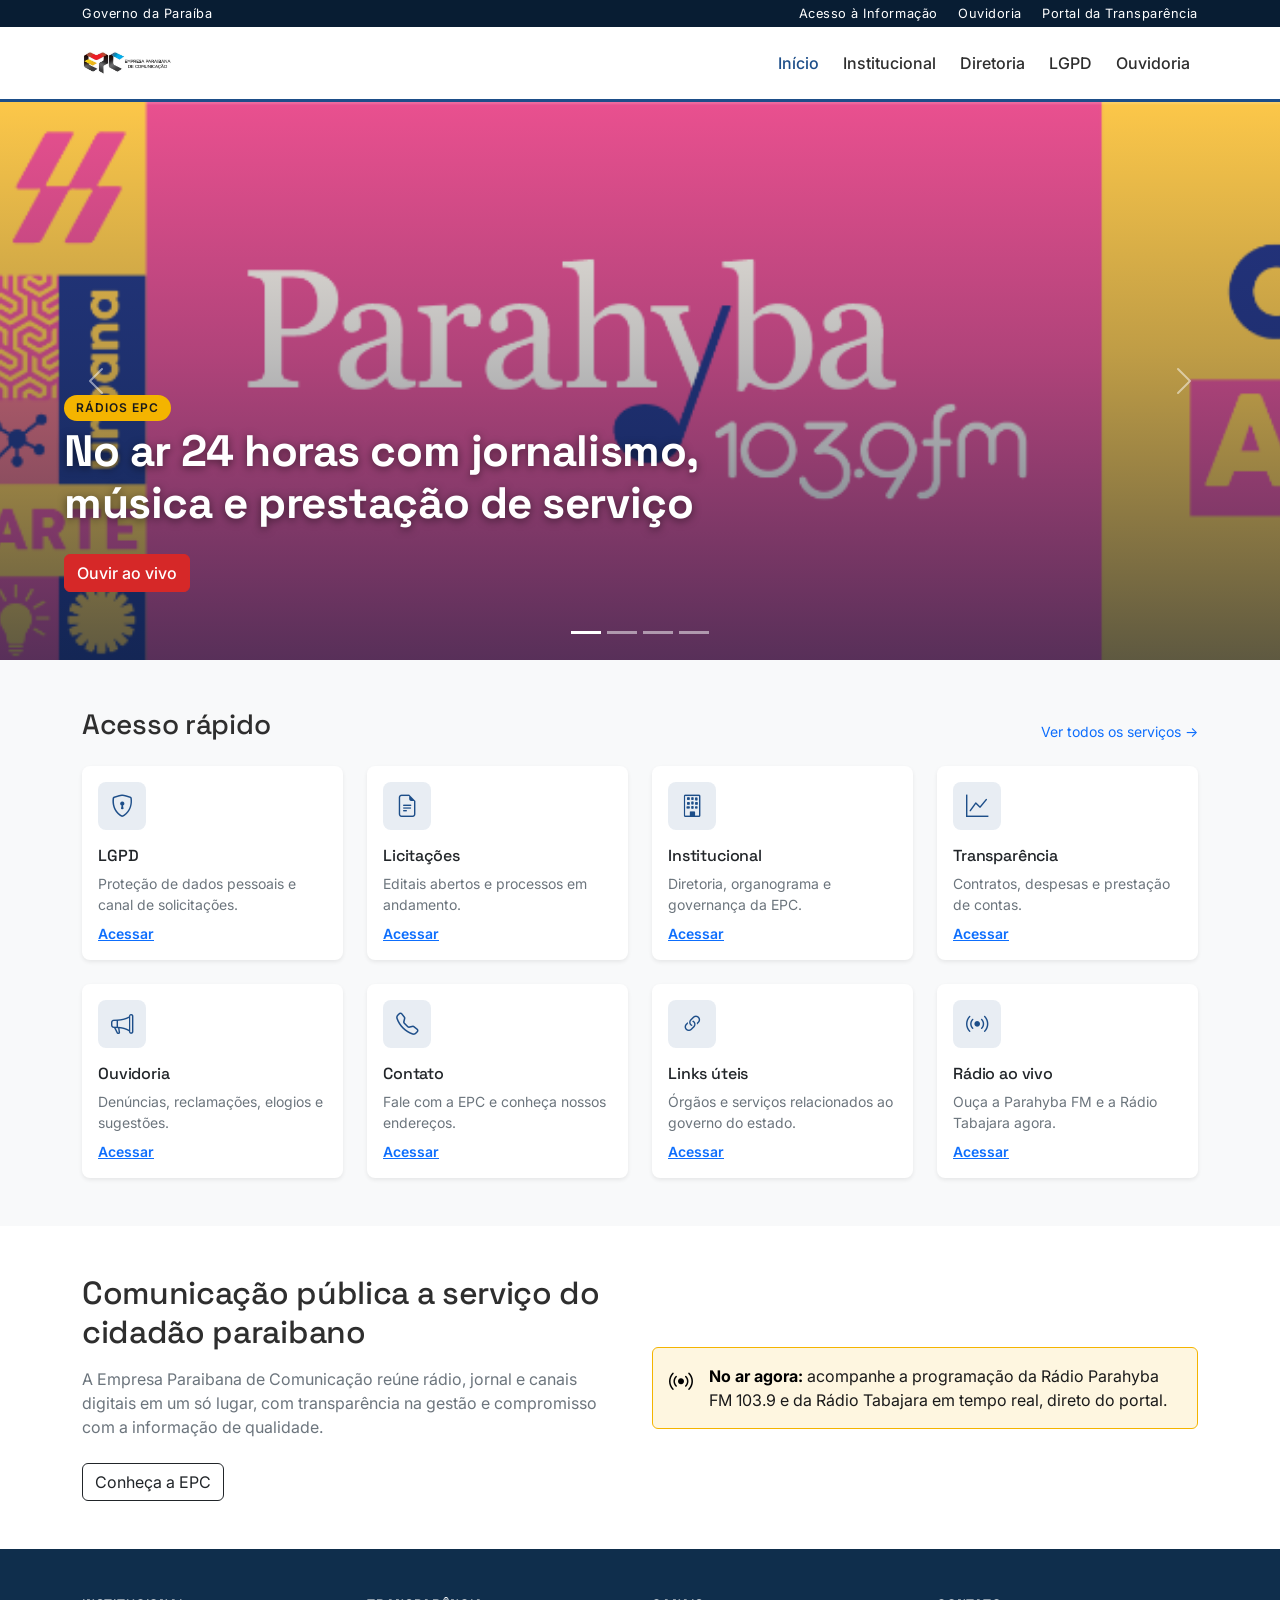
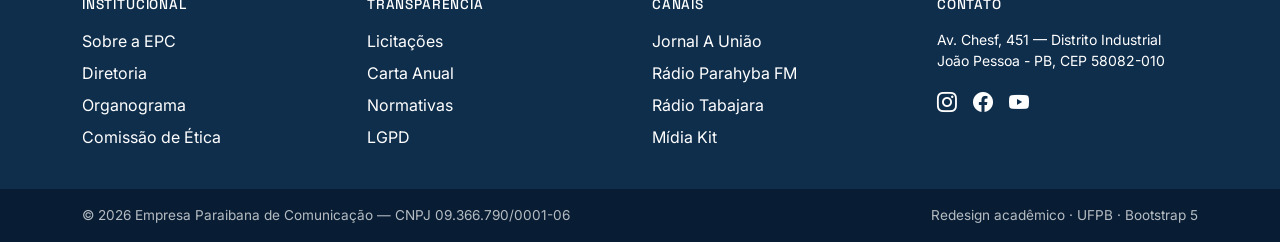
<file: index.html>
<!DOCTYPE html>
<html lang="pt-BR">
<head>
  <meta charset="UTF-8">
  <meta name="viewport" content="width=device-width, initial-scale=1.0">
  <title>EPC — Empresa Paraibana de Comunicação</title>
  <meta name="description" content="Portal institucional da Empresa Paraibana de Comunicação: rádio, jornal, transparência e serviços ao cidadão.">

  <!-- Bootstrap 5 -->
  <link href="https://cdn.jsdelivr.net/npm/bootstrap@5.3.3/dist/css/bootstrap.min.css" rel="stylesheet">
  <!-- Bootstrap Icons -->
  <link rel="stylesheet" href="https://cdn.jsdelivr.net/npm/bootstrap-icons@1.11.3/font/bootstrap-icons.css">
  <!-- Ajustes finos do projeto -->
  <link href="css/custom.css" rel="stylesheet">
</head>
<body>

  <!-- Skip link (acessibilidade) -->
  <a href="#conteudo-principal" class="visually-hidden-focusable">Ir para o conteúdo</a>

  <!-- ============ MASTHEAD (barra superior institucional) ============ -->
  <div class="masthead-bar py-1">
    <div class="container d-flex justify-content-between align-items-center flex-wrap">
      <span>Governo da Paraíba</span>
      <nav aria-label="Links institucionais do governo">
        <a href="https://paraiba.pb.gov.br/institucional/acesso-a-informacao" class="me-3" target="_blank" rel="noopener">Acesso à Informação</a>
        <a href="ouvidoria.html" class="me-3">Ouvidoria</a>
        <a href="https://paraiba.pb.gov.br/transparencia" target="_blank" rel="noopener">Portal da Transparência</a>
      </nav>
    </div>
  </div>

  <!-- ============ CABEÇALHO / NAVBAR ============ -->
  <header>
    <nav class="navbar navbar-expand-lg navbar-epc py-3" aria-label="Navegação principal">
      <div class="container">
        <a class="navbar-brand py-0" href="index.html">
          <img src="assets/logo-epc.png" alt="Logo EPC Paraíba" style="height: 40px; width: auto;">
        </a>
        <button class="navbar-toggler" type="button" data-bs-toggle="collapse" data-bs-target="#menuPrincipal"
                aria-controls="menuPrincipal" aria-expanded="false" aria-label="Abrir menu de navegação">
          <span class="navbar-toggler-icon"></span>
        </button>
        <div class="collapse navbar-collapse" id="menuPrincipal">
          <ul class="navbar-nav ms-auto mb-2 mb-lg-0 gap-lg-2">
            <li class="nav-item"><a class="nav-link active" aria-current="page" href="index.html">Início</a></li>
            <li class="nav-item"><a class="nav-link" href="governanca.html">Institucional</a></li>
            <li class="nav-item"><a class="nav-link" href="diretoria.html">Diretoria</a></li>
            <li class="nav-item"><a class="nav-link" href="lgpd.html">LGPD</a></li>
            <li class="nav-item"><a class="nav-link" href="ouvidoria.html">Ouvidoria</a></li>
          </ul>
        </div>
      </div>
    </nav>
  </header>

  <main id="conteudo-principal">

    <!-- ============ HERO: CARROSSEL COM LEGENDAS ============ -->
    <section aria-label="Destaques">
      <div id="heroCarousel" class="carousel slide hero-carousel position-relative" data-bs-ride="carousel">

        <div class="carousel-indicators">
          <button type="button" data-bs-target="#heroCarousel" data-bs-slide-to="0" class="active" aria-current="true" aria-label="Slide 1"></button>
          <button type="button" data-bs-target="#heroCarousel" data-bs-slide-to="1" aria-label="Slide 2"></button>
          <button type="button" data-bs-target="#heroCarousel" data-bs-slide-to="2" aria-label="Slide 3"></button>
          <button type="button" data-bs-target="#heroCarousel" data-bs-slide-to="3" aria-label="Slide 4"></button>
        </div>

        <div class="carousel-inner">
          <div class="carousel-item active position-relative"
               style="background-image: url('assets/banner-radio-mosaico.png');">
            <div class="carousel-caption">
              <p class="caption-eyebrow mb-1">Rádios EPC</p>
              <h1 class="caption-title text-white">No ar 24 horas com jornalismo, música e prestação de serviço</h1>
              <a href="ouvidoria.html#radio-ao-vivo" class="btn btn-light mt-3">Ouvir ao vivo</a>
            </div>
          </div>
          <div class="carousel-item position-relative"
               style="background-image: url('images/concurso_form.png');">
            <div class="carousel-caption">
              <p class="caption-eyebrow mb-1">Concurso EPC 2026</p>
              <h1 class="caption-title text-white">Oportunidades em diversas áreas da comunicação e administração</h1>
              <a href="governanca.html#concurso" class="btn btn-light mt-3">Mais informações</a>
            </div>
          </div>
          <div class="carousel-item position-relative"
               style="background-image: url('images/auniao_newspaper.png');">
            <div class="carousel-caption">
              <p class="caption-eyebrow mb-1">Jornal A União</p>
              <h1 class="caption-title text-white">Mais de 130 anos de história registrando a Paraíba</h1>
              <a href="governanca.html#historico" class="btn btn-light mt-3">Conhecer história</a>
            </div>
          </div>
          <div class="carousel-item position-relative"
               style="background-image: url('images/ouvidoria_phone.png');">
            <div class="carousel-caption">
              <p class="caption-eyebrow mb-1">Ouvidoria EPC</p>
              <h1 class="caption-title text-white">Fale conosco: envie sua sugestão, denúncia ou elogio</h1>
              <a href="ouvidoria.html" class="btn btn-light mt-3">Acessar Ouvidoria</a>
            </div>
          </div>
        </div>

        <button class="carousel-control-prev" type="button" data-bs-target="#heroCarousel" data-bs-slide="prev">
          <span class="carousel-control-prev-icon" aria-hidden="true"></span>
          <span class="visually-hidden">Slide anterior</span>
        </button>
        <button class="carousel-control-next" type="button" data-bs-target="#heroCarousel" data-bs-slide="next">
          <span class="carousel-control-next-icon" aria-hidden="true"></span>
          <span class="visually-hidden">Próximo slide</span>
        </button>
      </div>
    </section>

    <!-- ============ ACESSO RÁPIDO (cards padronizados) ============ -->
    <section class="quick-access py-5 bg-light" aria-labelledby="acesso-rapido-titulo">
      <div class="container">
        <div class="d-flex justify-content-between align-items-end mb-4">
          <h2 id="acesso-rapido-titulo" class="h3 mb-0">Acesso rápido</h2>
          <a href="governanca.html" class="text-decoration-none small">Ver todos os serviços →</a>
        </div>

        <div class="row g-3 g-md-4">

          <div class="col-6 col-md-4 col-lg-3">
            <div class="card shadow-sm p-3">
              <div class="icon-wrap mb-3"><i class="bi bi-shield-lock" aria-hidden="true"></i></div>
              <h3 class="h6">LGPD</h3>
              <p class="small text-secondary mb-2">Proteção de dados pessoais e canal de solicitações.</p>
              <a href="lgpd.html" class="stretched-link small fw-semibold">Acessar</a>
            </div>
          </div>

          <div class="col-6 col-md-4 col-lg-3">
            <div class="card shadow-sm p-3">
              <div class="icon-wrap mb-3"><i class="bi bi-file-earmark-text" aria-hidden="true"></i></div>
              <h3 class="h6">Licitações</h3>
              <p class="small text-secondary mb-2">Editais abertos e processos em andamento.</p>
              <a href="governanca.html#documentos" class="stretched-link small fw-semibold">Acessar</a>
            </div>
          </div>

          <div class="col-6 col-md-4 col-lg-3">
            <div class="card shadow-sm p-3">
              <div class="icon-wrap mb-3"><i class="bi bi-building" aria-hidden="true"></i></div>
              <h3 class="h6">Institucional</h3>
              <p class="small text-secondary mb-2">Diretoria, organograma e governança da EPC.</p>
              <a href="governanca.html" class="stretched-link small fw-semibold">Acessar</a>
            </div>
          </div>

          <div class="col-6 col-md-4 col-lg-3">
            <div class="card shadow-sm p-3">
              <div class="icon-wrap mb-3"><i class="bi bi-graph-up" aria-hidden="true"></i></div>
              <h3 class="h6">Transparência</h3>
              <p class="small text-secondary mb-2">Contratos, despesas e prestação de contas.</p>
              <a href="governanca.html#conselhos" class="stretched-link small fw-semibold">Acessar</a>
            </div>
          </div>

          <div class="col-6 col-md-4 col-lg-3">
            <div class="card shadow-sm p-3">
              <div class="icon-wrap mb-3"><i class="bi bi-megaphone" aria-hidden="true"></i></div>
              <h3 class="h6">Ouvidoria</h3>
              <p class="small text-secondary mb-2">Denúncias, reclamações, elogios e sugestões.</p>
              <a href="ouvidoria.html" class="stretched-link small fw-semibold">Acessar</a>
            </div>
          </div>

          <div class="col-6 col-md-4 col-lg-3">
            <div class="card shadow-sm p-3">
              <div class="icon-wrap mb-3"><i class="bi bi-telephone" aria-hidden="true"></i></div>
              <h3 class="h6">Contato</h3>
              <p class="small text-secondary mb-2">Fale com a EPC e conheça nossos endereços.</p>
              <a href="ouvidoria.html#contato" class="stretched-link small fw-semibold">Acessar</a>
            </div>
          </div>

          <div class="col-6 col-md-4 col-lg-3">
            <div class="card shadow-sm p-3">
              <div class="icon-wrap mb-3"><i class="bi bi-link-45deg" aria-hidden="true"></i></div>
              <h3 class="h6">Links úteis</h3>
              <p class="small text-secondary mb-2">Órgãos e serviços relacionados ao governo do estado.</p>
              <a href="https://paraiba.pb.gov.br" target="_blank" rel="noopener" class="stretched-link small fw-semibold">Acessar</a>
            </div>
          </div>

          <div class="col-6 col-md-4 col-lg-3">
            <div class="card shadow-sm p-3">
              <div class="icon-wrap mb-3"><i class="bi bi-broadcast" aria-hidden="true"></i></div>
              <h3 class="h6">Rádio ao vivo</h3>
              <p class="small text-secondary mb-2">Ouça a Parahyba FM e a Rádio Tabajara agora.</p>
              <a href="ouvidoria.html#radio-ao-vivo" class="stretched-link small fw-semibold">Acessar</a>
            </div>
          </div>

        </div>
      </div>
    </section>

    <!-- ============ CHAMADA INSTITUCIONAL ============ -->
    <section class="py-5" aria-labelledby="sobre-titulo">
      <div class="container">
        <div class="row align-items-center g-4">
          <div class="col-lg-6">
            <h2 id="sobre-titulo" class="mb-3">Comunicação pública a serviço do cidadão paraibano</h2>
            <p class="text-secondary">
              A Empresa Paraibana de Comunicação reúne rádio, jornal e canais digitais em um só lugar,
              com transparência na gestão e compromisso com a informação de qualidade.
            </p>
            <a href="governanca.html" class="btn btn-outline-dark mt-2">Conheça a EPC</a>
          </div>
          <div class="col-lg-6">
            <div class="alert alert-success d-flex align-items-start gap-3 mb-0" role="alert">
              <i class="bi bi-broadcast fs-4" aria-hidden="true"></i>
              <div>
                <strong>No ar agora:</strong> acompanhe a programação da Rádio Parahyba FM 103.9
                e da Rádio Tabajara em tempo real, direto do portal.
              </div>
            </div>
          </div>
        </div>
      </div>
    </section>

  </main>

  <!-- ============ FOOTER REORGANIZADO ============ -->
  <footer class="footer-epc pt-5 pb-4">
    <div class="container">
      <div class="row g-4">

        <div class="col-6 col-md-3">
          <h6>Institucional</h6>
          <ul class="list-unstyled">
            <li class="mb-2"><a href="governanca.html">Sobre a EPC</a></li>
            <li class="mb-2"><a href="diretoria.html">Diretoria</a></li>
            <li class="mb-2"><a href="governanca.html#organograma">Organograma</a></li>
            <li class="mb-2"><a href="governanca.html#comissao">Comissão de Ética</a></li>
          </ul>
        </div>

        <div class="col-6 col-md-3">
          <h6>Transparência</h6>
          <ul class="list-unstyled">
            <li class="mb-2"><a href="governanca.html#documentos">Licitações</a></li>
            <li class="mb-2"><a href="governanca.html#documentos">Carta Anual</a></li>
            <li class="mb-2"><a href="governanca.html#documentos">Normativas</a></li>
            <li class="mb-2"><a href="lgpd.html">LGPD</a></li>
          </ul>
        </div>

        <div class="col-6 col-md-3">
          <h6>Canais</h6>
          <ul class="list-unstyled">
            <li class="mb-2"><a href="governanca.html#historico">Jornal A União</a></li>
            <li class="mb-2"><a href="ouvidoria.html#radio-ao-vivo">Rádio Parahyba FM</a></li>
            <li class="mb-2"><a href="ouvidoria.html#radio-ao-vivo">Rádio Tabajara</a></li>
            <li class="mb-2"><a href="governanca.html#documentos">Mídia Kit</a></li>
          </ul>
        </div>

        <div class="col-6 col-md-3">
          <h6>Contato</h6>
          <address class="small mb-3">
            Av. Chesf, 451 — Distrito Industrial<br>
            João Pessoa - PB, CEP 58082-010
          </address>
          <div class="d-flex gap-3 fs-5">
            <a href="https://www.instagram.com/epcgovpb/" target="_blank" rel="noopener" aria-label="Instagram"><i class="bi bi-instagram"></i></a>
            <a href="https://www.facebook.com/epcgovpb/" target="_blank" rel="noopener" aria-label="Facebook"><i class="bi bi-facebook"></i></a>
            <a href="https://www.youtube.com/@epcgovpb" target="_blank" rel="noopener" aria-label="YouTube"><i class="bi bi-youtube"></i></a>
          </div>
        </div>

      </div>
    </div>
  </footer>

  <div class="footer-bottom py-3">
    <div class="container d-flex flex-column flex-md-row justify-content-between align-items-center gap-2">
      <span>© 2026 Empresa Paraibana de Comunicação — CNPJ 09.366.790/0001-06</span>
      <span>Redesign acadêmico · UFPB · Bootstrap 5</span>
    </div>
  </div>

  <!-- Bootstrap Bundle JS -->
  <script src="https://cdn.jsdelivr.net/npm/bootstrap@5.3.3/dist/js/bootstrap.bundle.min.js"></script>
</body>
</html>
</file>
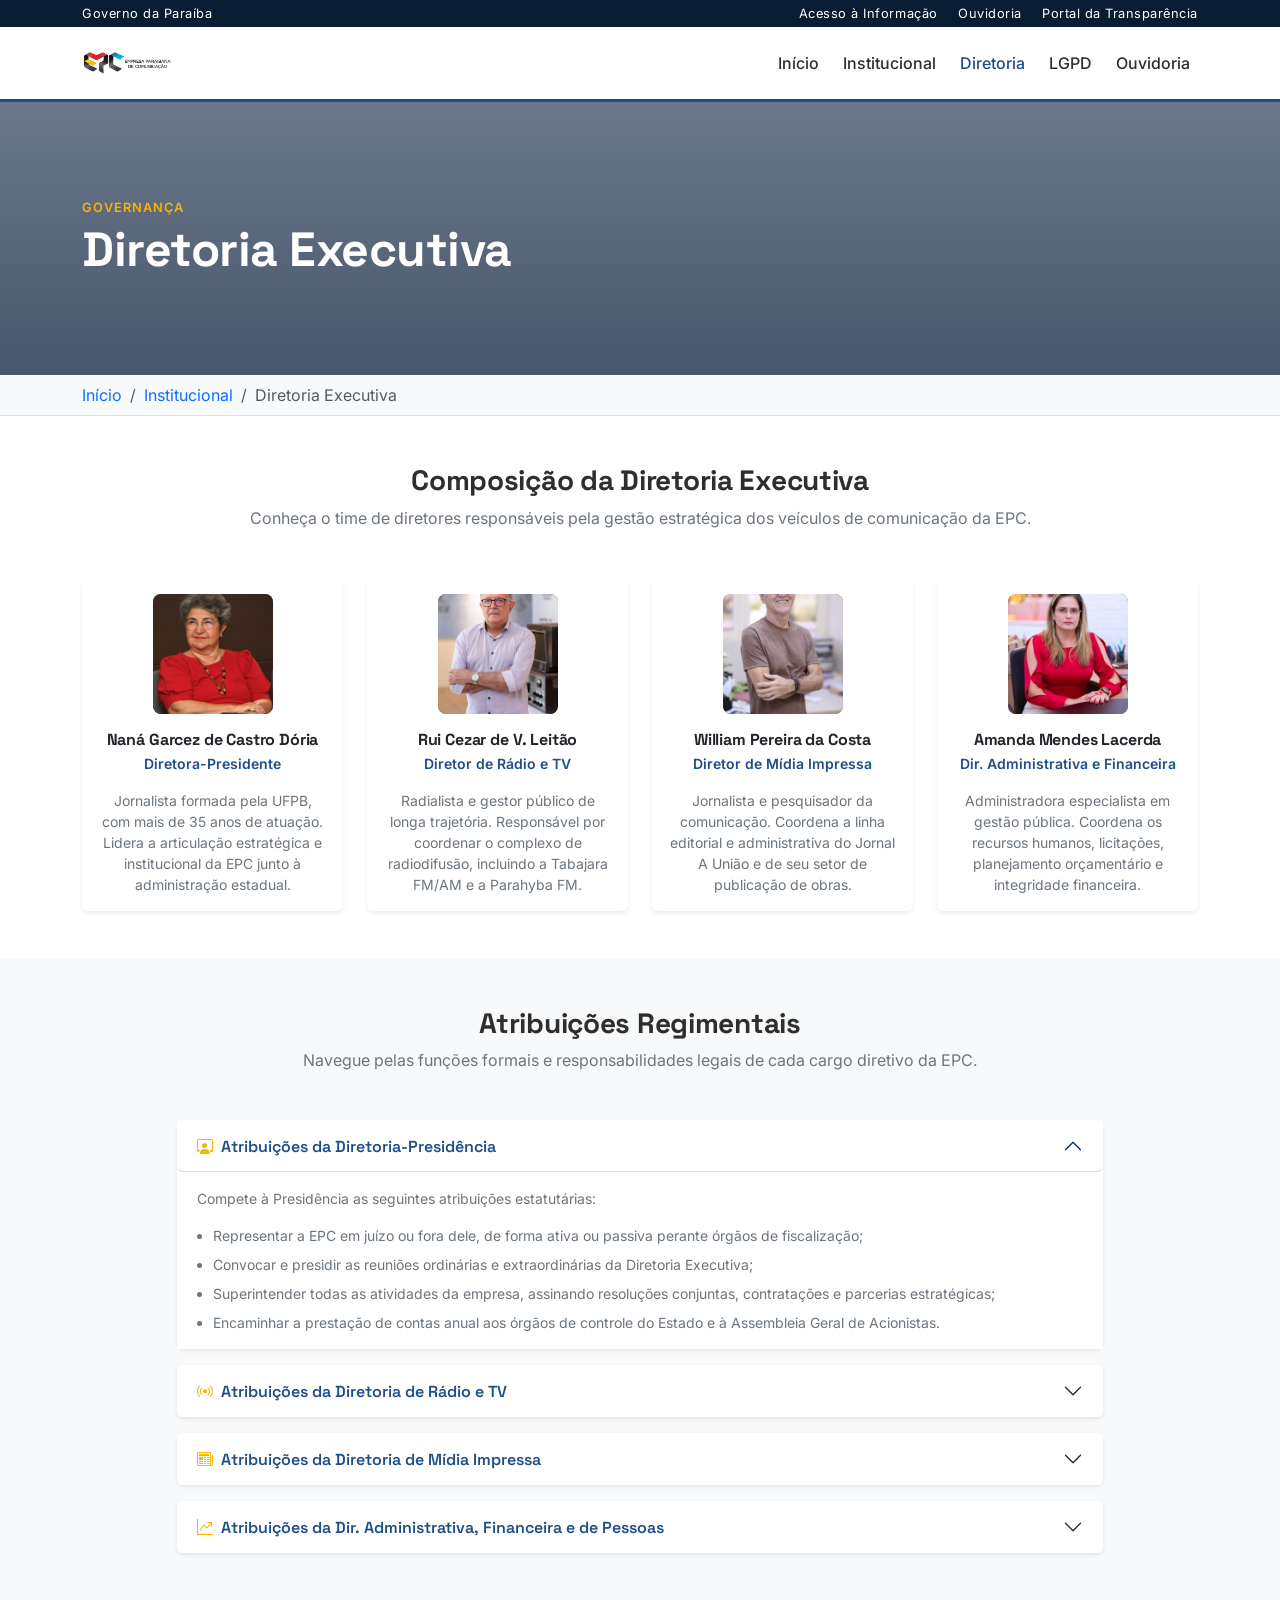
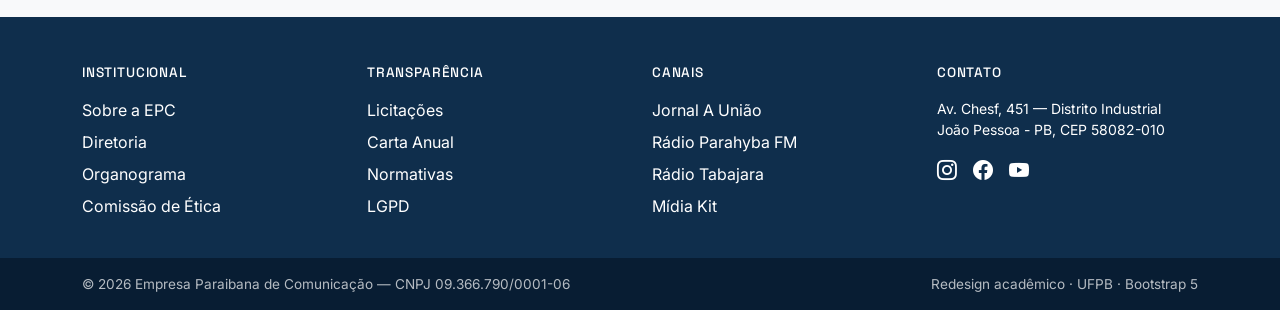
<file: diretoria.html>
<!DOCTYPE html>
<html lang="pt-BR">
<head>
  <meta charset="UTF-8">
  <meta name="viewport" content="width=device-width, initial-scale=1.0">
  <title>Diretoria Executiva — EPC</title>
  <meta name="description" content="Conheça os diretores executivos da Empresa Paraibana de Comunicação e suas atribuições regimentais.">

  <!-- Bootstrap 5 -->
  <link href="https://cdn.jsdelivr.net/npm/bootstrap@5.3.3/dist/css/bootstrap.min.css" rel="stylesheet">
  <!-- Bootstrap Icons -->
  <link rel="stylesheet" href="https://cdn.jsdelivr.net/npm/bootstrap-icons@1.11.3/font/bootstrap-icons.css">
  <!-- Ajustes finos do projeto -->
  <link href="css/custom.css" rel="stylesheet">
</head>
<body>

  <!-- Skip link (acessibilidade) -->
  <a href="#conteudo-principal" class="visually-hidden-focusable">Ir para o conteúdo</a>

  <!-- ============ MASTHEAD (barra superior institucional) ============ -->
  <div class="masthead-bar py-1">
    <div class="container d-flex justify-content-between align-items-center flex-wrap">
      <span>Governo da Paraíba</span>
      <nav aria-label="Links institucionais do governo">
        <a href="https://paraiba.pb.gov.br/institucional/acesso-a-informacao" class="me-3" target="_blank" rel="noopener">Acesso à Informação</a>
        <a href="ouvidoria.html" class="me-3">Ouvidoria</a>
        <a href="https://paraiba.pb.gov.br/transparencia" target="_blank" rel="noopener">Portal da Transparência</a>
      </nav>
    </div>
  </div>

  <!-- ============ CABEÇALHO / NAVBAR ============ -->
  <header>
    <nav class="navbar navbar-expand-lg navbar-epc py-3" aria-label="Navegação principal">
      <div class="container">
        <a class="navbar-brand py-0" href="index.html">
          <img src="assets/logo-epc.png" alt="Logo EPC Paraíba" style="height: 40px; width: auto;">
        </a>
        <button class="navbar-toggler" type="button" data-bs-toggle="collapse" data-bs-target="#menuPrincipal"
                aria-controls="menuPrincipal" aria-expanded="false" aria-label="Abrir menu de navegação">
          <span class="navbar-toggler-icon"></span>
        </button>
        <div class="collapse navbar-collapse" id="menuPrincipal">
          <ul class="navbar-nav ms-auto mb-2 mb-lg-0 gap-lg-2">
            <li class="nav-item"><a class="nav-link" href="index.html">Início</a></li>
            <li class="nav-item"><a class="nav-link" href="governanca.html">Institucional</a></li>
            <li class="nav-item"><a class="nav-link active" aria-current="page" href="diretoria.html">Diretoria</a></li>
            <li class="nav-item"><a class="nav-link" href="lgpd.html">LGPD</a></li>
            <li class="nav-item"><a class="nav-link" href="ouvidoria.html">Ouvidoria</a></li>
          </ul>
        </div>
      </div>
    </nav>
  </header>

  <!-- ============ PAGE HEADER (CABEÇALHO INTERNO) ============ -->
  <div class="page-header" style="background-image: url('https://images.unsplash.com/photo-1522071820081-009f0129c71c?w=1600');">
    <div class="container py-4">
      <p class="page-eyebrow mb-1">Governança</p>
      <h1 class="page-title mb-0">Diretoria Executiva</h1>
    </div>
  </div>

  <main id="conteudo-principal">

    <!-- BREADCRUMBS -->
    <div class="bg-light py-2 border-bottom">
      <div class="container">
        <nav aria-label="Caminho de navegação (Breadcrumb)">
          <ol class="breadcrumb mb-0 small">
            <li class="breadcrumb-item"><a href="index.html" class="text-decoration-none">Início</a></li>
            <li class="breadcrumb-item"><a href="governanca.html" class="text-decoration-none">Institucional</a></li>
            <li class="breadcrumb-item active" aria-current="page">Diretoria Executiva</li>
          </ol>
        </nav>
      </div>
    </div>

    <!-- ============ SEÇÃO 1: GRADE DE DIRETORES ============ -->
    <section class="py-5" aria-labelledby="diretoria-membros-titulo">
      <div class="container">
        <div class="text-center mb-5">
          <h2 id="diretoria-membros-titulo" class="h3 fw-bold">Composição da Diretoria Executiva</h2>
          <p class="text-secondary">Conheça o time de diretores responsáveis pela gestão estratégica dos veículos de comunicação da EPC.</p>
        </div>

        <div class="row row-cols-1 row-cols-sm-2 row-cols-lg-4 g-4">

          <!-- DIRETOR 1 -->
          <div class="col">
            <div class="card h-100 border-0 shadow-sm p-3 text-center">
              <div class="position-relative mx-auto mb-3" style="width: 120px; height: 120px;">
                <!-- Fallback Initials -->
                <div class="avatar-circle m-0 position-absolute top-0 start-0 w-100 h-100 d-flex align-items-center justify-content-center" style="font-size: 2.5rem; z-index: 1; border-radius: 0.5rem !important;">NG</div>
                <!-- Real Image -->
                <img src="assets/diretoria/nana-garcez.png" alt="Foto de Naná Garcez de Castro Dória, Diretora-Presidente" class="position-absolute top-0 start-0 w-100 h-100 object-fit-cover" style="z-index: 2; border-radius: 0.5rem !important;" onerror="this.style.display='none';">
              </div>
              <div class="card-body p-0">
                <h3 class="h6 card-title fw-bold mb-1">Naná Garcez de Castro Dória</h3>
                <p class="text-success small fw-semibold mb-3">Diretora-Presidente</p>
                <p class="card-text small text-secondary">
                  Jornalista formada pela UFPB, com mais de 35 anos de atuação. Lidera a articulação estratégica e institucional da EPC junto à administração estadual.
                </p>
              </div>
            </div>
          </div>

          <!-- DIRETOR 2 -->
          <div class="col">
            <div class="card h-100 border-0 shadow-sm p-3 text-center">
              <div class="position-relative mx-auto mb-3" style="width: 120px; height: 120px;">
                <!-- Fallback Initials -->
                <div class="avatar-circle m-0 position-absolute top-0 start-0 w-100 h-100 d-flex align-items-center justify-content-center" style="font-size: 2.5rem; z-index: 1; border-radius: 0.5rem !important;">RL</div>
                <!-- Real Image -->
                <img src="assets/diretoria/rui-cezar.png" alt="Foto de Rui Cezar de Vasconcelos Leitão, Diretor de Rádio e TV" class="position-absolute top-0 start-0 w-100 h-100 object-fit-cover" style="z-index: 2; border-radius: 0.5rem !important;" onerror="this.style.display='none';">
              </div>
              <div class="card-body p-0">
                <h3 class="h6 card-title fw-bold mb-1">Rui Cezar de V. Leitão</h3>
                <p class="text-success small fw-semibold mb-3">Diretor de Rádio e TV</p>
                <p class="card-text small text-secondary">
                  Radialista e gestor público de longa trajetória. Responsável por coordenar o complexo de radiodifusão, incluindo a Tabajara FM/AM e a Parahyba FM.
                </p>
              </div>
            </div>
          </div>

          <!-- DIRETOR 3 -->
          <div class="col">
            <div class="card h-100 border-0 shadow-sm p-3 text-center">
              <div class="position-relative mx-auto mb-3" style="width: 120px; height: 120px;">
                <!-- Fallback Initials -->
                <div class="avatar-circle m-0 position-absolute top-0 start-0 w-100 h-100 d-flex align-items-center justify-content-center" style="font-size: 2.5rem; z-index: 1; border-radius: 0.5rem !important;">WC</div>
                <!-- Real Image -->
                <img src="assets/diretoria/william-pereira.png" alt="Foto de William Pereira da Costa, Diretor de Mídia Impressa" class="position-absolute top-0 start-0 w-100 h-100 object-fit-cover" style="z-index: 2; border-radius: 0.5rem !important;" onerror="this.style.display='none';">
              </div>
              <div class="card-body p-0">
                <h3 class="h6 card-title fw-bold mb-1">William Pereira da Costa</h3>
                <p class="text-success small fw-semibold mb-3">Diretor de Mídia Impressa</p>
                <p class="card-text small text-secondary">
                  Jornalista e pesquisador da comunicação. Coordena a linha editorial e administrativa do Jornal A União e de seu setor de publicação de obras.
                </p>
              </div>
            </div>
          </div>

          <!-- DIRETOR 4 -->
          <div class="col">
            <div class="card h-100 border-0 shadow-sm p-3 text-center">
              <div class="position-relative mx-auto mb-3" style="width: 120px; height: 120px;">
                <!-- Fallback Initials -->
                <div class="avatar-circle m-0 position-absolute top-0 start-0 w-100 h-100 d-flex align-items-center justify-content-center" style="font-size: 2.5rem; z-index: 1; border-radius: 0.5rem !important;">AL</div>
                <!-- Real Image -->
                <img src="assets/diretoria/amanda-mendes.png" alt="Foto de Amanda Mendes Lacerda, Diretora Administrativa, Financeira e de Pessoas" class="position-absolute top-0 start-0 w-100 h-100 object-fit-cover" style="z-index: 2; border-radius: 0.5rem !important;" onerror="this.style.display='none';">
              </div>
              <div class="card-body p-0">
                <h3 class="h6 card-title fw-bold mb-1">Amanda Mendes Lacerda</h3>
                <p class="text-success small fw-semibold mb-3">Dir. Administrativa e Financeira</p>
                <p class="card-text small text-secondary">
                  Administradora especialista em gestão pública. Coordena os recursos humanos, licitações, planejamento orçamentário e integridade financeira.
                </p>
              </div>
            </div>
          </div>

        </div>
      </div>
    </section>

    <!-- ============ SEÇÃO 2: ATRIBUIÇÕES DETALHADAS (ACCORDION) ============ -->
    <section class="py-5 bg-light" aria-labelledby="atribuicoes-titulo">
      <div class="container">
        <div class="text-center mb-5">
          <h2 id="atribuicoes-titulo" class="h3 fw-bold">Atribuições Regimentais</h2>
          <p class="text-secondary">Navegue pelas funções formais e responsabilidades legais de cada cargo diretivo da EPC.</p>
        </div>

        <div class="row justify-content-center">
          <div class="col-lg-10">
            <div class="accordion" id="accordionAtribuicoes">

              <!-- ACCORDION 1: PRESIDÊNCIA -->
              <div class="accordion-item border-0 mb-3 shadow-sm rounded">
                <h3 class="accordion-header" id="headingPresidencia">
                  <button class="accordion-button rounded fw-semibold text-primary bg-white" type="button" data-bs-toggle="collapse" data-bs-target="#collapsePresidencia" aria-expanded="true" aria-controls="collapsePresidencia">
                    <i class="bi bi-person-workspace me-2 text-warning" aria-hidden="true"></i>Atribuições da Diretoria-Presidência
                  </button>
                </h3>
                <div id="collapsePresidencia" class="accordion-collapse collapse show" aria-labelledby="headingPresidencia" data-bs-parent="#accordionAtribuicoes">
                  <div class="accordion-body bg-white text-secondary small">
                    <p>Compete à Presidência as seguintes atribuições estatutárias:</p>
                    <ul class="mb-0 ps-3">
                      <li class="mb-2">Representar a EPC em juízo ou fora dele, de forma ativa ou passiva perante órgãos de fiscalização;</li>
                      <li class="mb-2">Convocar e presidir as reuniões ordinárias e extraordinárias da Diretoria Executiva;</li>
                      <li class="mb-2">Superintender todas as atividades da empresa, assinando resoluções conjuntas, contratações e parcerias estratégicas;</li>
                      <li>Encaminhar a prestação de contas anual aos órgãos de controle do Estado e à Assembleia Geral de Acionistas.</li>
                    </ul>
                  </div>
                </div>
              </div>

              <!-- ACCORDION 2: RÁDIO E TV -->
              <div class="accordion-item border-0 mb-3 shadow-sm rounded">
                <h3 class="accordion-header" id="headingRadioTv">
                  <button class="accordion-button collapsed rounded fw-semibold text-primary bg-white" type="button" data-bs-toggle="collapse" data-bs-target="#collapseRadioTv" aria-expanded="false" aria-controls="collapseRadioTv">
                    <i class="bi bi-broadcast me-2 text-warning" aria-hidden="true"></i>Atribuições da Diretoria de Rádio e TV
                  </button>
                </h3>
                <div id="collapseRadioTv" class="accordion-collapse collapse" aria-labelledby="headingRadioTv" data-bs-parent="#accordionAtribuicoes">
                  <div class="accordion-body bg-white text-secondary small">
                    <p>Compete à Diretoria de Rádio e TV as seguintes funções técnicas e de programação:</p>
                    <ul class="mb-0 ps-3">
                      <li class="mb-2">Supervisionar a programação das Rádios Tabajara FM, Tabajara AM e Parahyba FM, garantindo o perfil de comunicação pública e de interesse do cidadão;</li>
                      <li class="mb-2">Zelar pela regularidade técnica das outorgas de radiodifusão e pela manutenção dos parques de transmissão espalhados pelo território estadual;</li>
                      <li>Dirigir a implantação de novas plataformas digitais de áudio e projetos futuros de transmissão televisiva da EPC.</li>
                    </ul>
                  </div>
                </div>
              </div>

              <!-- ACCORDION 3: MÍDIA IMPRESSA -->
              <div class="accordion-item border-0 mb-3 shadow-sm rounded">
                <h3 class="accordion-header" id="headingMidiaImpressa">
                  <button class="accordion-button collapsed rounded fw-semibold text-primary bg-white" type="button" data-bs-toggle="collapse" data-bs-target="#collapseMidiaImpressa" aria-expanded="false" aria-controls="collapseMidiaImpressa">
                    <i class="bi bi-newspaper me-2 text-warning" aria-hidden="true"></i>Atribuições da Diretoria de Mídia Impressa
                  </button>
                </h3>
                <div id="collapseMidiaImpressa" class="accordion-collapse collapse" aria-labelledby="headingMidiaImpressa" data-bs-parent="#accordionAtribuicoes">
                  <div class="accordion-body bg-white text-secondary small">
                    <p>Compete à Diretoria de Mídia Impressa zelar pelos jornais e publicações físicas:</p>
                    <ul class="mb-0 ps-3">
                      <li class="mb-2">Planejar a tiragem diária, distribuição e comercialização do Jornal A União em sua versão impressa e digital;</li>
                      <li class="mb-2">Gerenciar a Linha Editorial do jornal e os processos de publicação de novos autores e pesquisas históricas pela Editora A União;</li>
                      <li>Coordenar os trabalhos da gráfica industrial da EPC, voltados à impressão oficial de documentos públicos estaduais.</li>
                    </ul>
                  </div>
                </div>
              </div>

              <!-- ACCORDION 4: ADMINISTRAÇÃO E FINANCEIRO -->
              <div class="accordion-item border-0 mb-3 shadow-sm rounded">
                <h3 class="accordion-header" id="headingAdminFin">
                  <button class="accordion-button collapsed rounded fw-semibold text-primary bg-white" type="button" data-bs-toggle="collapse" data-bs-target="#collapseAdminFin" aria-expanded="false" aria-controls="collapseAdminFin">
                    <i class="bi bi-graph-up-arrow me-2 text-warning" aria-hidden="true"></i>Atribuições da Dir. Administrativa, Financeira e de Pessoas
                  </button>
                </h3>
                <div id="collapseAdminFin" class="accordion-collapse collapse" aria-labelledby="headingAdminFin" data-bs-parent="#accordionAtribuicoes">
                  <div class="accordion-body bg-white text-secondary small">
                    <p>Compete a esta diretoria a gestão operacional interna e transparência financeira:</p>
                    <ul class="mb-0 ps-3">
                      <li class="mb-2">Administrar o orçamento da empresa pública e supervisionar a elaboração do plano de contas anual em conformidade com as regras fiscais vigentes;</li>
                      <li class="mb-2">Gerenciar a divisão de compras, patrimônio e contratações via licitações ou contratos oficiais;</li>
                      <li class="mb-2">Coordenar as políticas de recursos humanos, treinamento e gestão de pessoal efetivo e comissionado da EPC;</li>
                      <li>Garantir a contínua conformidade com a LGPD e o repasse transparente de dados contábeis ao Portal da Transparência do Governo.</li>
                    </ul>
                  </div>
                </div>
              </div>

            </div>
          </div>
        </div>
      </div>
    </section>

  </main>

  <!-- ============ FOOTER REORGANIZADO ============ -->
  <footer class="footer-epc pt-5 pb-4">
    <div class="container">
      <div class="row g-4">

        <div class="col-6 col-md-3">
          <h6>Institucional</h6>
          <ul class="list-unstyled">
            <li class="mb-2"><a href="governanca.html">Sobre a EPC</a></li>
            <li class="mb-2"><a href="diretoria.html">Diretoria</a></li>
            <li class="mb-2"><a href="governanca.html#organograma">Organograma</a></li>
            <li class="mb-2"><a href="governanca.html#comissao">Comissão de Ética</a></li>
          </ul>
        </div>

        <div class="col-6 col-md-3">
          <h6>Transparência</h6>
          <ul class="list-unstyled">
            <li class="mb-2"><a href="governanca.html#documentos">Licitações</a></li>
            <li class="mb-2"><a href="governanca.html#documentos">Carta Anual</a></li>
            <li class="mb-2"><a href="governanca.html#documentos">Normativas</a></li>
            <li class="mb-2"><a href="lgpd.html">LGPD</a></li>
          </ul>
        </div>

        <div class="col-6 col-md-3">
          <h6>Canais</h6>
          <ul class="list-unstyled">
            <li class="mb-2"><a href="governanca.html#historico">Jornal A União</a></li>
            <li class="mb-2"><a href="ouvidoria.html#radio-ao-vivo">Rádio Parahyba FM</a></li>
            <li class="mb-2"><a href="ouvidoria.html#radio-ao-vivo">Rádio Tabajara</a></li>
            <li class="mb-2"><a href="governanca.html#documentos">Mídia Kit</a></li>
          </ul>
        </div>

        <div class="col-6 col-md-3">
          <h6>Contato</h6>
          <address class="small mb-3">
            Av. Chesf, 451 — Distrito Industrial<br>
            João Pessoa - PB, CEP 58082-010
          </address>
          <div class="d-flex gap-3 fs-5">
            <a href="https://www.instagram.com/epcgovpb/" target="_blank" rel="noopener" aria-label="Instagram"><i class="bi bi-instagram"></i></a>
            <a href="https://www.facebook.com/epcgovpb/" target="_blank" rel="noopener" aria-label="Facebook"><i class="bi bi-facebook"></i></a>
            <a href="https://www.youtube.com/@epcgovpb" target="_blank" rel="noopener" aria-label="YouTube"><i class="bi bi-youtube"></i></a>
          </div>
        </div>

      </div>
    </div>
  </footer>

  <div class="footer-bottom py-3">
    <div class="container d-flex flex-column flex-md-row justify-content-between align-items-center gap-2">
      <span>© 2026 Empresa Paraibana de Comunicação — CNPJ 09.366.790/0001-06</span>
      <span>Redesign acadêmico · UFPB · Bootstrap 5</span>
    </div>
  </div>

  <!-- Bootstrap Bundle JS -->
  <script src="https://cdn.jsdelivr.net/npm/bootstrap@5.3.3/dist/js/bootstrap.bundle.min.js"></script>
</body>
</html>
</file>
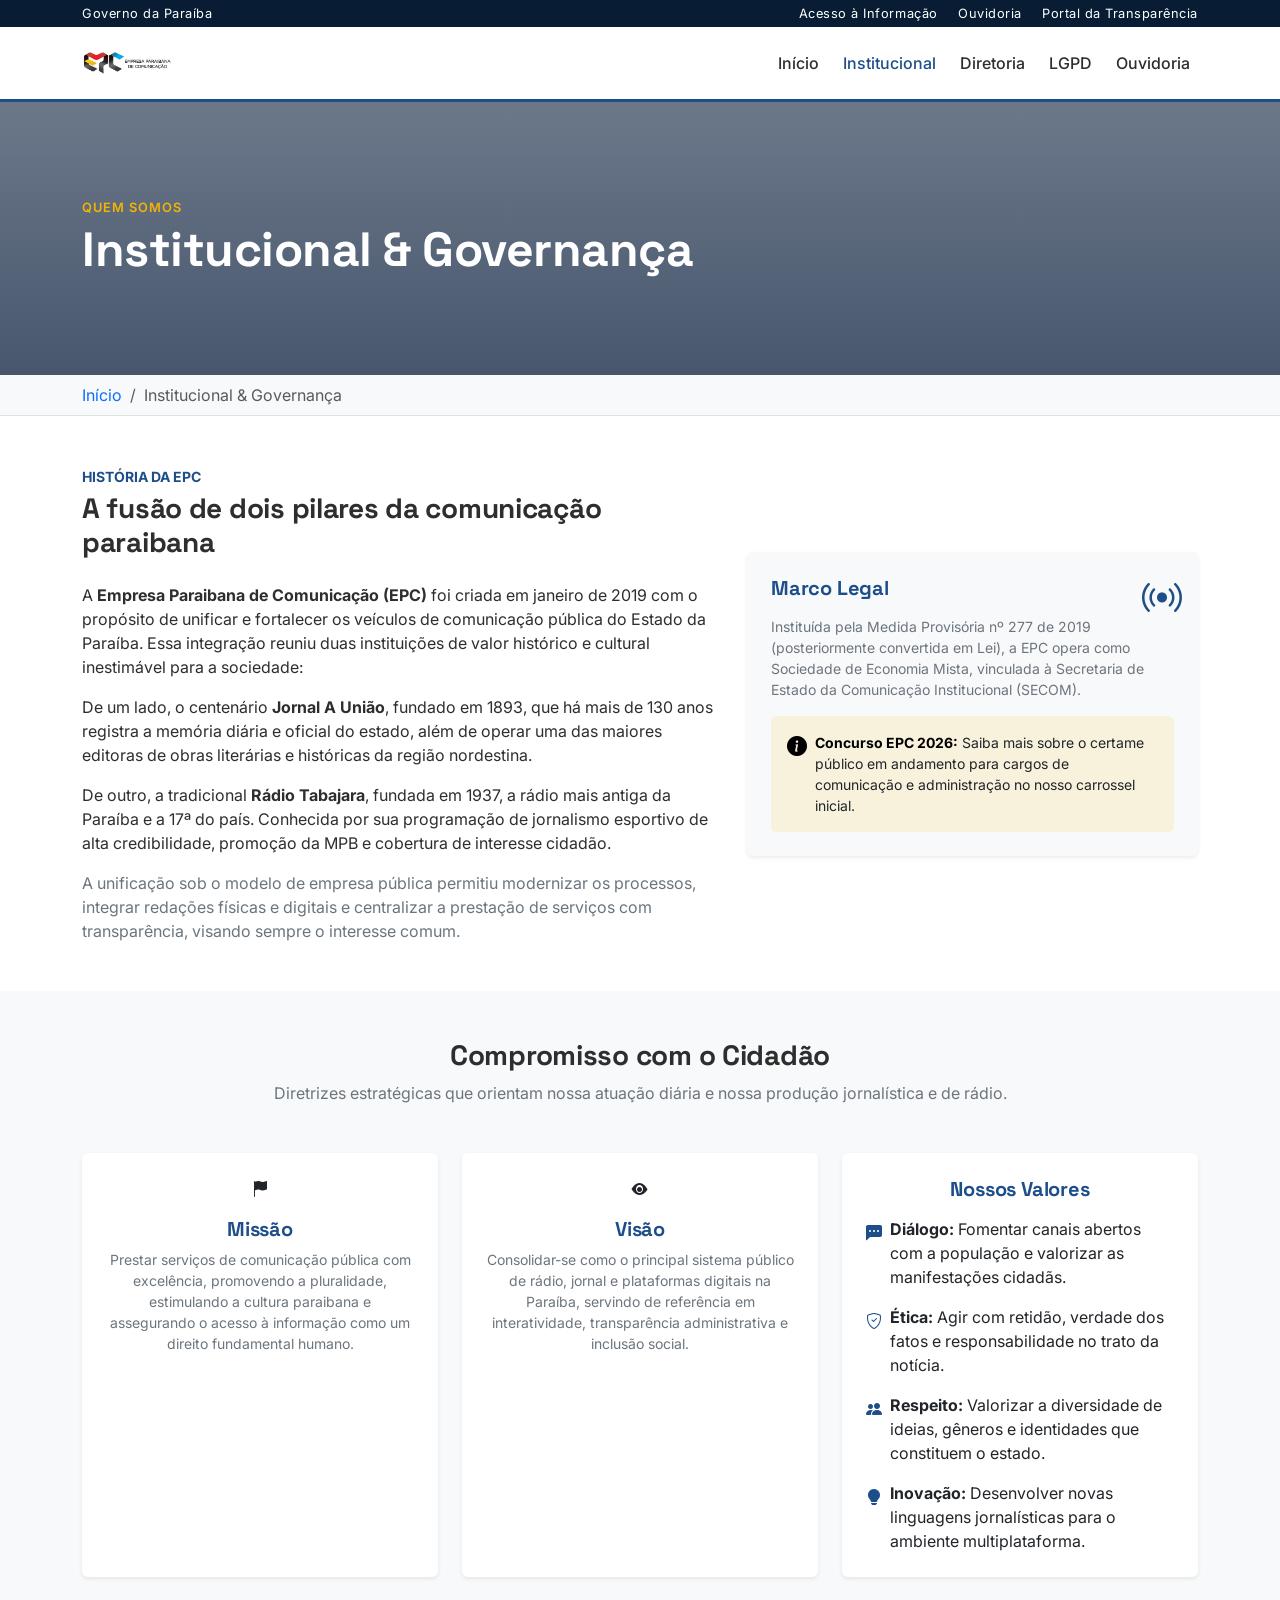
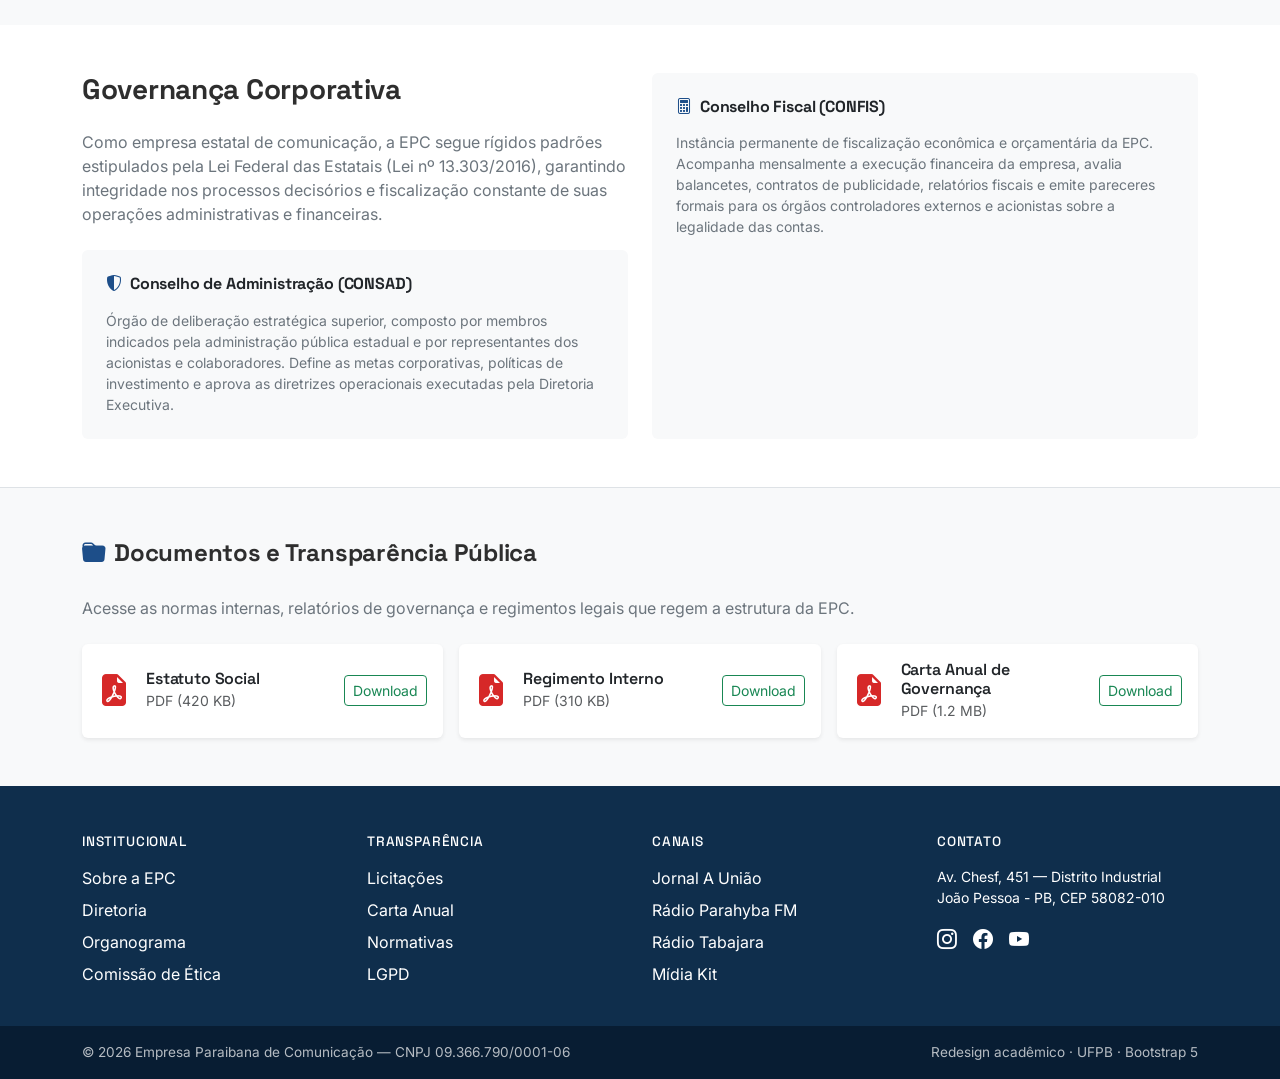
<file: governanca.html>
<!DOCTYPE html>
<html lang="pt-BR">
<head>
  <meta charset="UTF-8">
  <meta name="viewport" content="width=device-width, initial-scale=1.0">
  <title>Institucional & Governança — EPC</title>
  <meta name="description" content="Conheça a história, missão, visão, valores e a estrutura de governança da Empresa Paraibana de Comunicação.">

  <!-- Bootstrap 5 -->
  <link href="https://cdn.jsdelivr.net/npm/bootstrap@5.3.3/dist/css/bootstrap.min.css" rel="stylesheet">
  <!-- Bootstrap Icons -->
  <link rel="stylesheet" href="https://cdn.jsdelivr.net/npm/bootstrap-icons@1.11.3/font/bootstrap-icons.css">
  <!-- Ajustes finos do projeto -->
  <link href="css/custom.css" rel="stylesheet">
</head>
<body>

  <!-- Skip link (acessibilidade) -->
  <a href="#conteudo-principal" class="visually-hidden-focusable">Ir para o conteúdo</a>

  <!-- ============ MASTHEAD (barra superior institucional) ============ -->
  <div class="masthead-bar py-1">
    <div class="container d-flex justify-content-between align-items-center flex-wrap">
      <span>Governo da Paraíba</span>
      <nav aria-label="Links institucionais do governo">
        <a href="https://paraiba.pb.gov.br/institucional/acesso-a-informacao" class="me-3" target="_blank" rel="noopener">Acesso à Informação</a>
        <a href="ouvidoria.html" class="me-3">Ouvidoria</a>
        <a href="https://paraiba.pb.gov.br/transparencia" target="_blank" rel="noopener">Portal da Transparência</a>
      </nav>
    </div>
  </div>

  <!-- ============ CABEÇALHO / NAVBAR ============ -->
  <header>
    <nav class="navbar navbar-expand-lg navbar-epc py-3" aria-label="Navegação principal">
      <div class="container">
        <a class="navbar-brand py-0" href="index.html">
          <img src="assets/logo-epc.png" alt="Logo EPC Paraíba" style="height: 40px; width: auto;">
        </a>
        <button class="navbar-toggler" type="button" data-bs-toggle="collapse" data-bs-target="#menuPrincipal"
                aria-controls="menuPrincipal" aria-expanded="false" aria-label="Abrir menu de navegação">
          <span class="navbar-toggler-icon"></span>
        </button>
        <div class="collapse navbar-collapse" id="menuPrincipal">
          <ul class="navbar-nav ms-auto mb-2 mb-lg-0 gap-lg-2">
            <li class="nav-item"><a class="nav-link" href="index.html">Início</a></li>
            <li class="nav-item"><a class="nav-link active" aria-current="page" href="governanca.html">Institucional</a></li>
            <li class="nav-item"><a class="nav-link" href="diretoria.html">Diretoria</a></li>
            <li class="nav-item"><a class="nav-link" href="lgpd.html">LGPD</a></li>
            <li class="nav-item"><a class="nav-link" href="ouvidoria.html">Ouvidoria</a></li>
          </ul>
        </div>
      </div>
    </nav>
  </header>

  <!-- ============ PAGE HEADER (CABEÇALHO INTERNO) ============ -->
  <div class="page-header" style="background-image: url('https://images.unsplash.com/photo-1541872703-74c5e44368f9?w=1600');">
    <div class="container py-4">
      <p class="page-eyebrow mb-1">Quem somos</p>
      <h1 class="page-title mb-0">Institucional & Governança</h1>
    </div>
  </div>

  <main id="conteudo-principal">

    <!-- BREADCRUMBS -->
    <div class="bg-light py-2 border-bottom">
      <div class="container">
        <nav aria-label="Caminho de navegação (Breadcrumb)">
          <ol class="breadcrumb mb-0 small">
            <li class="breadcrumb-item"><a href="index.html" class="text-decoration-none">Início</a></li>
            <li class="breadcrumb-item active" aria-current="page">Institucional & Governança</li>
          </ol>
        </nav>
      </div>
    </div>

    <!-- ============ SEÇÃO 1: HISTÓRIA DA EPC ============ -->
    <section class="py-5" aria-labelledby="historia-titulo">
      <div class="container">
        <div class="row g-4 align-items-center">
          <div class="col-lg-7">
            <span class="text-uppercase tracking-wider small fw-bold text-success" id="historia-titulo">História da EPC</span>
            <h2 class="h3 mt-1 mb-4 fw-bold">A fusão de dois pilares da comunicação paraibana</h2>
            <p>
              A <strong>Empresa Paraibana de Comunicação (EPC)</strong> foi criada em janeiro de 2019 com o propósito de unificar e fortalecer os veículos de comunicação pública do Estado da Paraíba. Essa integração reuniu duas instituições de valor histórico e cultural inestimável para a sociedade:
            </p>
            <p>
              De um lado, o centenário <strong>Jornal A União</strong>, fundado em 1893, que há mais de 130 anos registra a memória diária e oficial do estado, além de operar uma das maiores editoras de obras literárias e históricas da região nordestina.
            </p>
            <p>
              De outro, a tradicional <strong>Rádio Tabajara</strong>, fundada em 1937, a rádio mais antiga da Paraíba e a 17ª do país. Conhecida por sua programação de jornalismo esportivo de alta credibilidade, promoção da MPB e cobertura de interesse cidadão.
            </p>
            <p class="mb-0 text-secondary">
              A unificação sob o modelo de empresa pública permitiu modernizar os processos, integrar redações físicas e digitais e centralizar a prestação de serviços com transparência, visando sempre o interesse comum.
            </p>
          </div>
          <div class="col-lg-5">
            <div class="card bg-light border-0 p-4 shadow-sm position-relative">
              <span class="position-absolute top-0 end-0 p-3 fs-1 text-success opacity-10"><i class="bi bi-broadcast"></i></span>
              <h3 class="h5 fw-bold text-primary mb-3">Marco Legal</h3>
              <p class="small text-secondary mb-3">
                Instituída pela Medida Provisória nº 277 de 2019 (posteriormente convertida em Lei), a EPC opera como Sociedade de Economia Mista, vinculada à Secretaria de Estado da Comunicação Institucional (SECOM).
              </p>
              <div class="alert alert-warning mb-0 border-0 d-flex gap-2 align-items-start" role="alert">
                <i class="bi bi-info-circle-fill text-warning fs-5"></i>
                <div class="small text-dark">
                  <strong>Concurso EPC 2026:</strong> Saiba mais sobre o certame público em andamento para cargos de comunicação e administração no nosso carrossel inicial.
                </div>
              </div>
            </div>
          </div>
        </div>
      </div>
    </section>

    <!-- ============ SEÇÃO 2: MISSÃO, VISÃO E VALORES ============ -->
    <section class="py-5 bg-light" aria-labelledby="mvv-titulo">
      <div class="container">
        <div class="text-center mb-5">
          <h2 id="mvv-titulo" class="h3 fw-bold">Compromisso com o Cidadão</h2>
          <p class="text-secondary max-w-2xl mx-auto">Diretrizes estratégicas que orientam nossa atuação diária e nossa produção jornalística e de rádio.</p>
        </div>

        <div class="row g-4 justify-content-center">
          <div class="col-md-6 col-lg-4">
            <div class="card h-100 border-0 shadow-sm p-4 text-center">
              <div class="icon-wrap mx-auto mb-3"><i class="bi bi-flag-fill" aria-hidden="true"></i></div>
              <h3 class="h5 fw-bold text-primary">Missão</h3>
              <p class="small text-secondary mb-0">
                Prestar serviços de comunicação pública com excelência, promovendo a pluralidade, estimulando a cultura paraibana e assegurando o acesso à informação como um direito fundamental humano.
              </p>
            </div>
          </div>

          <div class="col-md-6 col-lg-4">
            <div class="card h-100 border-0 shadow-sm p-4 text-center">
              <div class="icon-wrap mx-auto mb-3"><i class="bi bi-eye-fill" aria-hidden="true"></i></div>
              <h3 class="h5 fw-bold text-primary">Visão</h3>
              <p class="small text-secondary mb-0">
                Consolidar-se como o principal sistema público de rádio, jornal e plataformas digitais na Paraíba, servindo de referência em interatividade, transparência administrativa e inclusão social.
              </p>
            </div>
          </div>

          <div class="col-md-10 col-lg-4">
            <div class="card h-100 border-0 shadow-sm p-4">
              <h3 class="h5 fw-bold text-primary text-center mb-3">Nossos Valores</h3>
              <ul class="list-unstyled mb-0 d-flex flex-column gap-3">
                <li class="d-flex align-items-start gap-2">
                  <i class="bi bi-chat-left-dots-fill text-success mt-1"></i>
                  <div>
                    <strong>Diálogo:</strong> Fomentar canais abertos com a população e valorizar as manifestações cidadãs.
                  </div>
                </li>
                <li class="d-flex align-items-start gap-2">
                  <i class="bi bi-shield-check text-success mt-1"></i>
                  <div>
                    <strong>Ética:</strong> Agir com retidão, verdade dos fatos e responsabilidade no trato da notícia.
                  </div>
                </li>
                <li class="d-flex align-items-start gap-2">
                  <i class="bi bi-people-fill text-success mt-1"></i>
                  <div>
                    <strong>Respeito:</strong> Valorizar a diversidade de ideias, gêneros e identidades que constituem o estado.
                  </div>
                </li>
                <li class="d-flex align-items-start gap-2">
                  <i class="bi bi-lightbulb-fill text-success mt-1"></i>
                  <div>
                    <strong>Inovação:</strong> Desenvolver novas linguagens jornalísticas para o ambiente multiplataforma.
                  </div>
                </li>
              </ul>
            </div>
          </div>
        </div>
      </div>
    </section>

    <!-- ============ SEÇÃO 3: CONSELHOS DE ADMINISTRAÇÃO E FISCAL ============ -->
    <section class="py-5" aria-labelledby="conselhos-titulo">
      <div class="container">
        <div class="row g-4">
          <div class="col-lg-6">
            <h2 id="conselhos-titulo" class="h3 fw-bold mb-4">Governança Corporativa</h2>
            <p class="text-secondary">
              Como empresa estatal de comunicação, a EPC segue rígidos padrões estipulados pela Lei Federal das Estatais (Lei nº 13.303/2016), garantindo integridade nos processos decisórios e fiscalização constante de suas operações administrativas e financeiras.
            </p>
            <div class="card border-0 bg-light p-4 mt-4">
              <h3 class="h6 fw-bold mb-3"><i class="bi bi-shield-shaded me-2 text-success"></i>Conselho de Administração (CONSAD)</h3>
              <p class="small text-secondary mb-0">
                Órgão de deliberação estratégica superior, composto por membros indicados pela administração pública estadual e por representantes dos acionistas e colaboradores. Define as metas corporativas, políticas de investimento e aprova as diretrizes operacionais executadas pela Diretoria Executiva.
              </p>
            </div>
          </div>
          <div class="col-lg-6">
            <div class="card border-0 bg-light p-4 h-100 d-flex flex-column justify-content-between">
              <div>
                <h3 class="h6 fw-bold mb-3"><i class="bi bi-calculator me-2 text-success"></i>Conselho Fiscal (CONFIS)</h3>
                <p class="small text-secondary mb-3">
                  Instância permanente de fiscalização econômica e orçamentária da EPC. Acompanha mensalmente a execução financeira da empresa, avalia balancetes, contratos de publicidade, relatórios fiscais e emite pareceres formais para os órgãos controladores externos e acionistas sobre a legalidade das contas.
                </div>
              </div>
            </div>
          </div>
        </div>
      </div>
    </section>

    <!-- ============ SEÇÃO 4: DOCUMENTAÇÃO (PDFs MOCKADOS) ============ -->
    <section class="py-5 bg-light border-top" aria-labelledby="docs-titulo">
      <div class="container">
        <div class="d-flex align-items-center gap-2 mb-4">
          <i class="bi bi-folder-fill text-success fs-4"></i>
          <h2 id="docs-titulo" class="h4 fw-bold mb-0">Documentos e Transparência Pública</h2>
        </div>
        <p class="text-secondary mb-4">Acesse as normas internas, relatórios de governança e regimentos legais que regem a estrutura da EPC.</p>

        <div class="row g-3">
          <div class="col-md-6 col-lg-4">
            <div class="card p-3 border-0 shadow-sm h-100 d-flex flex-row align-items-center justify-content-between">
              <div class="d-flex align-items-center gap-3">
                <i class="bi bi-file-earmark-pdf-fill fs-2 text-danger" aria-hidden="true"></i>
                <div>
                  <h3 class="h6 mb-0 fw-semibold">Estatuto Social</h3>
                  <span class="small text-muted">PDF (420 KB)</span>
                </div>
              </div>
              <a href="#" class="btn btn-sm btn-outline-success" aria-label="Baixar Estatuto Social">Download</a>
            </div>
          </div>

          <div class="col-md-6 col-lg-4">
            <div class="card p-3 border-0 shadow-sm h-100 d-flex flex-row align-items-center justify-content-between">
              <div class="d-flex align-items-center gap-3">
                <i class="bi bi-file-earmark-pdf-fill fs-2 text-danger" aria-hidden="true"></i>
                <div>
                  <h3 class="h6 mb-0 fw-semibold">Regimento Interno</h3>
                  <span class="small text-muted">PDF (310 KB)</span>
                </div>
              </div>
              <a href="#" class="btn btn-sm btn-outline-success" aria-label="Baixar Regimento Interno">Download</a>
            </div>
          </div>

          <div class="col-md-6 col-lg-4">
            <div class="card p-3 border-0 shadow-sm h-100 d-flex flex-row align-items-center justify-content-between">
              <div class="d-flex align-items-center gap-3">
                <i class="bi bi-file-earmark-pdf-fill fs-2 text-danger" aria-hidden="true"></i>
                <div>
                  <h3 class="h6 mb-0 fw-semibold">Carta Anual de Governança</h3>
                  <span class="small text-muted">PDF (1.2 MB)</span>
                </div>
              </div>
              <a href="#" class="btn btn-sm btn-outline-success" aria-label="Baixar Carta Anual de Governança">Download</a>
            </div>
          </div>
        </div>
      </div>
    </section>

  </main>

  <!-- ============ FOOTER REORGANIZADO ============ -->
  <footer class="footer-epc pt-5 pb-4">
    <div class="container">
      <div class="row g-4">

        <div class="col-6 col-md-3">
          <h6>Institucional</h6>
          <ul class="list-unstyled">
            <li class="mb-2"><a href="governanca.html">Sobre a EPC</a></li>
            <li class="mb-2"><a href="diretoria.html">Diretoria</a></li>
            <li class="mb-2"><a href="governanca.html#organograma">Organograma</a></li>
            <li class="mb-2"><a href="governanca.html#comissao">Comissão de Ética</a></li>
          </ul>
        </div>

        <div class="col-6 col-md-3">
          <h6>Transparência</h6>
          <ul class="list-unstyled">
            <li class="mb-2"><a href="governanca.html#documentos">Licitações</a></li>
            <li class="mb-2"><a href="governanca.html#documentos">Carta Anual</a></li>
            <li class="mb-2"><a href="governanca.html#documentos">Normativas</a></li>
            <li class="mb-2"><a href="lgpd.html">LGPD</a></li>
          </ul>
        </div>

        <div class="col-6 col-md-3">
          <h6>Canais</h6>
          <ul class="list-unstyled">
            <li class="mb-2"><a href="governanca.html#historico">Jornal A União</a></li>
            <li class="mb-2"><a href="ouvidoria.html#radio-ao-vivo">Rádio Parahyba FM</a></li>
            <li class="mb-2"><a href="ouvidoria.html#radio-ao-vivo">Rádio Tabajara</a></li>
            <li class="mb-2"><a href="governanca.html#documentos">Mídia Kit</a></li>
          </ul>
        </div>

        <div class="col-6 col-md-3">
          <h6>Contato</h6>
          <address class="small mb-3">
            Av. Chesf, 451 — Distrito Industrial<br>
            João Pessoa - PB, CEP 58082-010
          </address>
          <div class="d-flex gap-3 fs-5">
            <a href="https://www.instagram.com/epcgovpb/" target="_blank" rel="noopener" aria-label="Instagram"><i class="bi bi-instagram"></i></a>
            <a href="https://www.facebook.com/epcgovpb/" target="_blank" rel="noopener" aria-label="Facebook"><i class="bi bi-facebook"></i></a>
            <a href="https://www.youtube.com/@epcgovpb" target="_blank" rel="noopener" aria-label="YouTube"><i class="bi bi-youtube"></i></a>
          </div>
        </div>

      </div>
    </div>
  </footer>

  <div class="footer-bottom py-3">
    <div class="container d-flex flex-column flex-md-row justify-content-between align-items-center gap-2">
      <span>© 2026 Empresa Paraibana de Comunicação — CNPJ 09.366.790/0001-06</span>
      <span>Redesign acadêmico · UFPB · Bootstrap 5</span>
    </div>
  </div>

  <!-- Bootstrap Bundle JS -->
  <script src="https://cdn.jsdelivr.net/npm/bootstrap@5.3.3/dist/js/bootstrap.bundle.min.js"></script>
</body>
</html>
</file>
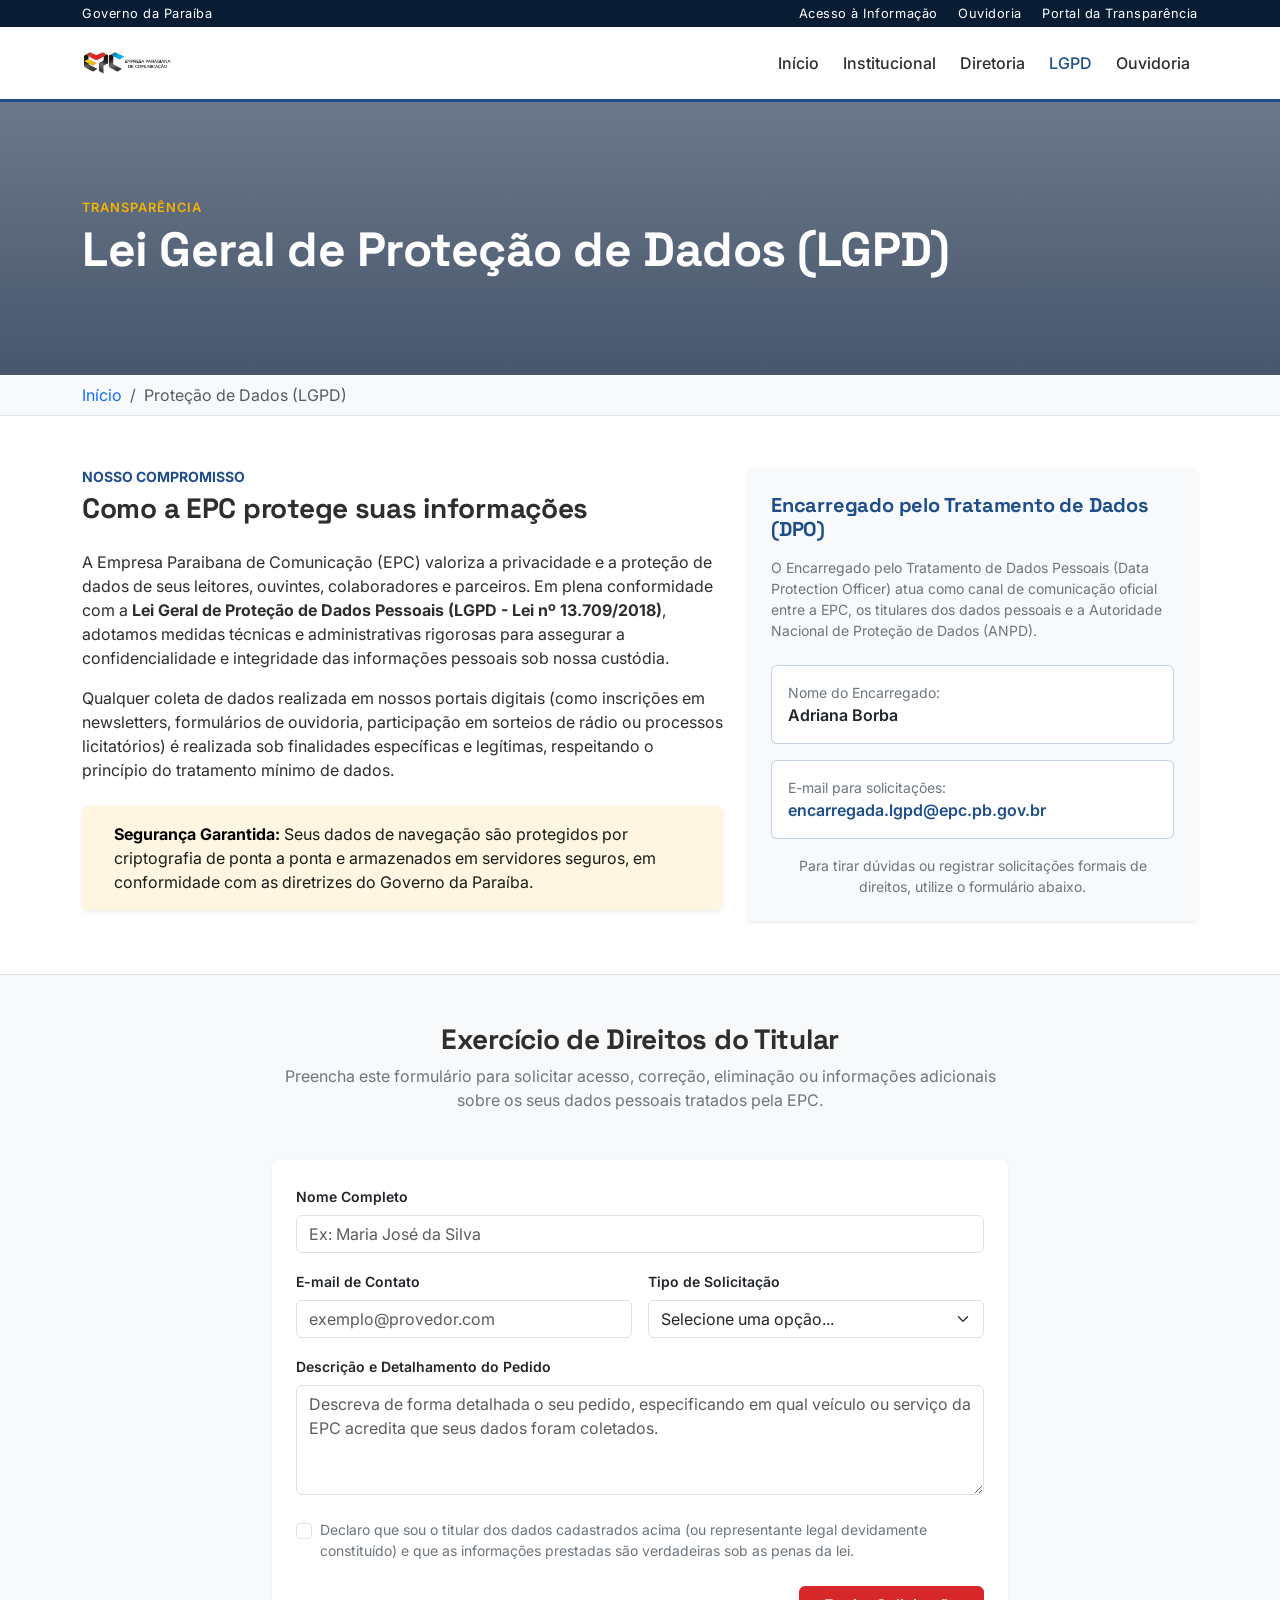
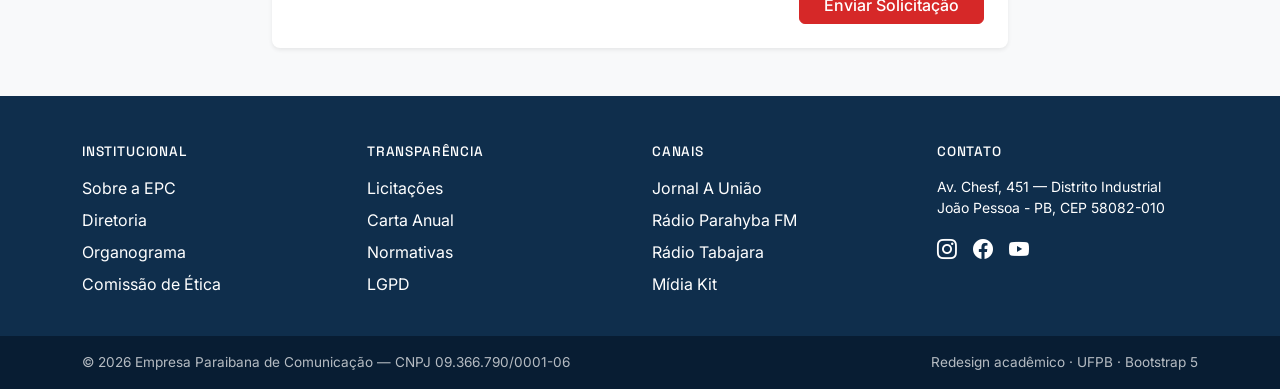
<file: lgpd.html>
<!DOCTYPE html>
<html lang="pt-BR">
<head>
  <meta charset="UTF-8">
  <meta name="viewport" content="width=device-width, initial-scale=1.0">
  <title>Lei Geral de Proteção de Dados (LGPD) — EPC</title>
  <meta name="description" content="Conheça a política de proteção de dados pessoais da EPC e saiba como exercer seus direitos sob a LGPD.">

  <!-- Bootstrap 5 -->
  <link href="https://cdn.jsdelivr.net/npm/bootstrap@5.3.3/dist/css/bootstrap.min.css" rel="stylesheet">
  <!-- Bootstrap Icons -->
  <link rel="stylesheet" href="https://cdn.jsdelivr.net/npm/bootstrap-icons@1.11.3/font/bootstrap-icons.css">
  <!-- Ajustes finos do projeto -->
  <link href="css/custom.css" rel="stylesheet">
</head>
<body>

  <!-- Skip link (acessibilidade) -->
  <a href="#conteudo-principal" class="visually-hidden-focusable">Ir para o conteúdo</a>

  <!-- ============ MASTHEAD (barra superior institucional) ============ -->
  <div class="masthead-bar py-1">
    <div class="container d-flex justify-content-between align-items-center flex-wrap">
      <span>Governo da Paraíba</span>
      <nav aria-label="Links institucionais do governo">
        <a href="https://paraiba.pb.gov.br/institucional/acesso-a-informacao" class="me-3" target="_blank" rel="noopener">Acesso à Informação</a>
        <a href="ouvidoria.html" class="me-3">Ouvidoria</a>
        <a href="https://paraiba.pb.gov.br/transparencia" target="_blank" rel="noopener">Portal da Transparência</a>
      </nav>
    </div>
  </div>

  <!-- ============ CABEÇALHO / NAVBAR ============ -->
  <header>
    <nav class="navbar navbar-expand-lg navbar-epc py-3" aria-label="Navegação principal">
      <div class="container">
        <a class="navbar-brand py-0" href="index.html">
          <img src="assets/logo-epc.png" alt="Logo EPC Paraíba" style="height: 40px; width: auto;">
        </a>
        <button class="navbar-toggler" type="button" data-bs-toggle="collapse" data-bs-target="#menuPrincipal"
                aria-controls="menuPrincipal" aria-expanded="false" aria-label="Abrir menu de navegação">
          <span class="navbar-toggler-icon"></span>
        </button>
        <div class="collapse navbar-collapse" id="menuPrincipal">
          <ul class="navbar-nav ms-auto mb-2 mb-lg-0 gap-lg-2">
            <li class="nav-item"><a class="nav-link" href="index.html">Início</a></li>
            <li class="nav-item"><a class="nav-link" href="governanca.html">Institucional</a></li>
            <li class="nav-item"><a class="nav-link" href="diretoria.html">Diretoria</a></li>
            <li class="nav-item"><a class="nav-link active" aria-current="page" href="lgpd.html">LGPD</a></li>
            <li class="nav-item"><a class="nav-link" href="ouvidoria.html">Ouvidoria</a></li>
          </ul>
        </div>
      </div>
    </nav>
  </header>

  <!-- ============ PAGE HEADER (CABEÇALHO INTERNO) ============ -->
  <div class="page-header" style="background-image: url('https://images.unsplash.com/photo-1563986768609-322da13575f3?w=1600');">
    <div class="container py-4">
      <p class="page-eyebrow mb-1">Transparência</p>
      <h1 class="page-title mb-0">Lei Geral de Proteção de Dados (LGPD)</h1>
    </div>
  </div>

  <main id="conteudo-principal">

    <!-- BREADCRUMBS -->
    <div class="bg-light py-2 border-bottom">
      <div class="container">
        <nav aria-label="Caminho de navegação (Breadcrumb)">
          <ol class="breadcrumb mb-0 small">
            <li class="breadcrumb-item"><a href="index.html" class="text-decoration-none">Início</a></li>
            <li class="breadcrumb-item active" aria-current="page">Proteção de Dados (LGPD)</li>
          </ol>
        </nav>
      </div>
    </div>

    <!-- ============ SEÇÃO 1: INTRODUÇÃO E PRIVACIDADE ============ -->
    <section class="py-5" aria-labelledby="lgpd-intro-titulo">
      <div class="container">
        <div class="row g-4 align-items-center">
          <div class="col-lg-7">
            <span class="text-uppercase tracking-wider small fw-bold text-success" id="lgpd-intro-titulo">Nosso Compromisso</span>
            <h2 class="h3 mt-1 mb-4 fw-bold">Como a EPC protege suas informações</h2>
            <p>
              A Empresa Paraibana de Comunicação (EPC) valoriza a privacidade e a proteção de dados de seus leitores, ouvintes, colaboradores e parceiros. Em plena conformidade com a <strong>Lei Geral de Proteção de Dados Pessoais (LGPD - Lei nº 13.709/2018)</strong>, adotamos medidas técnicas e administrativas rigorosas para assegurar a confidencialidade e integridade das informações pessoais sob nossa custódia.
            </p>
            <p>
              Qualquer coleta de dados realizada em nossos portais digitais (como inscrições em newsletters, formulários de ouvidoria, participação em sorteios de rádio ou processos licitatórios) é realizada sob finalidades específicas e legítimas, respeitando o princípio do tratamento mínimo de dados.
            </p>
            <div class="alert alert-success d-flex align-items-start gap-3 mt-4 border-0 rounded shadow-sm" role="alert">
              <i class="bi bi-shield-check-fill text-success fs-4" aria-hidden="true"></i>
              <div>
                <strong>Segurança Garantida:</strong> Seus dados de navegação são protegidos por criptografia de ponta a ponta e armazenados em servidores seguros, em conformidade com as diretrizes do Governo da Paraíba.
              </div>
            </div>
          </div>

          <!-- ============ SEÇÃO 2: CANAL DO TITULAR (DPO) ============ -->
          <div class="col-lg-5">
            <div class="card border-0 bg-light p-4 shadow-sm h-100">
              <h3 class="h5 fw-bold text-primary mb-3">Encarregado pelo Tratamento de Dados (DPO)</h3>
              <p class="small text-secondary mb-4">
                O Encarregado pelo Tratamento de Dados Pessoais (Data Protection Officer) atua como canal de comunicação oficial entre a EPC, os titulares dos dados pessoais e a Autoridade Nacional de Proteção de Dados (ANPD).
              </p>
              <div class="p-3 bg-white rounded border border-success border-opacity-25 mb-3">
                <span class="small text-secondary d-block">Nome do Encarregado:</span>
                <span class="fw-semibold text-dark">Adriana Borba</span>
              </div>
              <div class="p-3 bg-white rounded border border-success border-opacity-25">
                <span class="small text-secondary d-block">E-mail para solicitações:</span>
                <a href="mailto:encarregada.lgpd@epc.pb.gov.br" class="fw-semibold text-success text-decoration-none">encarregada.lgpd@epc.pb.gov.br</a>
              </div>
              <p class="small text-secondary mt-3 mb-0 text-center">
                Para tirar dúvidas ou registrar solicitações formais de direitos, utilize o formulário abaixo.
              </p>
            </div>
          </div>
        </div>
      </div>
    </section>

    <!-- ============ SEÇÃO 3: FORMULÁRIO DE REQUISIÇÃO DE DIREITOS ============ -->
    <section class="py-5 bg-light border-top" aria-labelledby="form-requisicao-titulo">
      <div class="container">
        <div class="row justify-content-center">
          <div class="col-lg-8">
            <div class="text-center mb-5">
              <h2 id="form-requisicao-titulo" class="h3 fw-bold">Exercício de Direitos do Titular</h2>
              <p class="text-secondary">Preencha este formulário para solicitar acesso, correção, eliminação ou informações adicionais sobre os seus dados pessoais tratados pela EPC.</p>
            </div>

            <div class="card border-0 shadow-sm p-4 rounded-3">
              <form id="formLgpd">
                
                <div class="mb-3">
                  <label for="nomeTitular" class="form-label fw-semibold text-dark small">Nome Completo</label>
                  <input type="text" class="form-control" id="nomeTitular" placeholder="Ex: Maria José da Silva" required>
                </div>

                <div class="row g-3 mb-3">
                  <div class="col-md-6">
                    <label for="emailTitular" class="form-label fw-semibold text-dark small">E-mail de Contato</label>
                    <input type="email" class="form-control" id="emailTitular" placeholder="exemplo@provedor.com" required>
                  </div>
                  <div class="col-md-6">
                    <label for="tipoSolicitacao" class="form-label fw-semibold text-dark small">Tipo de Solicitação</label>
                    <select class="form-select" id="tipoSolicitacao" required>
                      <option value="" disabled selected>Selecione uma opção...</option>
                      <option value="confirmacao">Confirmação da existência de tratamento</option>
                      <option value="acesso">Acesso aos dados pessoais</option>
                      <option value="correcao">Correção de dados incompletos ou inexatos</option>
                      <option value="eliminacao">Eliminação de dados desnecessários/excessivos</option>
                      <option value="revogacao">Revogação do consentimento</option>
                    </select>
                  </div>
                </div>

                <div class="mb-4">
                  <label for="descricaoSolicitacao" class="form-label fw-semibold text-dark small">Descrição e Detalhamento do Pedido</label>
                  <textarea class="form-control" id="descricaoSolicitacao" rows="4" placeholder="Descreva de forma detalhada o seu pedido, especificando em qual veículo ou serviço da EPC acredita que seus dados foram coletados." required></textarea>
                </div>

                <div class="form-check mb-4">
                  <input class="form-check-input" type="checkbox" id="declaracaoVeracidade" required>
                  <label class="form-check-label small text-secondary" for="declaracaoVeracidade">
                    Declaro que sou o titular dos dados cadastrados acima (ou representante legal devidamente constituído) e que as informações prestadas são verdadeiras sob as penas da lei.
                  </label>
                </div>

                <div class="text-end">
                  <button type="button" class="btn btn-primary px-4 fw-medium" data-bs-toggle="modal" data-bs-target="#confirmModal">
                    Enviar Solicitação
                  </button>
                </div>

              </form>
            </div>
          </div>
        </div>
      </div>
    </section>

  </main>

  <!-- ============ SEÇÃO 4: MODAL DE CONFIRMAÇÃO ============ -->
  <div class="modal fade" id="confirmModal" tabindex="-1" aria-labelledby="confirmModalLabel" aria-hidden="true">
    <div class="modal-dialog modal-dialog-centered">
      <div class="modal-content border-0 shadow">
        <div class="modal-header bg-danger text-white">
          <h2 class="modal-title h5 fw-bold mb-0" id="confirmModalLabel"><i class="bi bi-check-circle-fill me-2"></i>Solicitação Enviada!</h2>
          <button type="button" class="btn-close btn-close-white" data-bs-dismiss="modal" aria-label="Fechar modal"></button>
        </div>
        <div class="modal-body text-secondary small">
          <p>
            Sua solicitação de direitos sobre proteção de dados foi encaminhada com sucesso para a nossa Encarregada de Proteção de Dados (DPO).
          </p>
          <p>
            <strong>Próximas etapas:</strong>
          </p>
          <ul class="ps-3 mb-3">
            <li class="mb-1">Uma cópia do protocolo preliminar de registro será enviada ao e-mail informado.</li>
            <li>Conforme determina a LGPD, nossa equipe analisará o pedido e enviará uma resposta formal e fundamentada no prazo máximo de <strong>15 (quinze) dias úteis</strong>.</li>
          </ul>
          <div class="alert alert-info border-0 p-2 mb-0 d-flex gap-2 align-items-center">
            <i class="bi bi-info-circle-fill text-info fs-5"></i>
            <span>Caso precise anexar documentos adicionais, envie para o e-mail: <strong class="text-dark">encarregada.lgpd@epc.pb.gov.br</strong></span>
          </div>
        </div>
        <div class="modal-footer bg-light">
          <button type="button" class="btn btn-secondary px-3" data-bs-dismiss="modal">Fechar</button>
        </div>
      </div>
    </div>
  </div>

  <!-- ============ FOOTER REORGANIZADO ============ -->
  <footer class="footer-epc pt-5 pb-4">
    <div class="container">
      <div class="row g-4">

        <div class="col-6 col-md-3">
          <h6>Institucional</h6>
          <ul class="list-unstyled">
            <li class="mb-2"><a href="governanca.html">Sobre a EPC</a></li>
            <li class="mb-2"><a href="diretoria.html">Diretoria</a></li>
            <li class="mb-2"><a href="governanca.html#organograma">Organograma</a></li>
            <li class="mb-2"><a href="governanca.html#comissao">Comissão de Ética</a></li>
          </ul>
        </div>

        <div class="col-6 col-md-3">
          <h6>Transparência</h6>
          <ul class="list-unstyled">
            <li class="mb-2"><a href="governanca.html#documentos">Licitações</a></li>
            <li class="mb-2"><a href="governanca.html#documentos">Carta Anual</a></li>
            <li class="mb-2"><a href="governanca.html#documentos">Normativas</a></li>
            <li class="mb-2"><a href="lgpd.html">LGPD</a></li>
          </ul>
        </div>

        <div class="col-6 col-md-3">
          <h6>Canais</h6>
          <ul class="list-unstyled">
            <li class="mb-2"><a href="governanca.html#historico">Jornal A União</a></li>
            <li class="mb-2"><a href="ouvidoria.html#radio-ao-vivo">Rádio Parahyba FM</a></li>
            <li class="mb-2"><a href="ouvidoria.html#radio-ao-vivo">Rádio Tabajara</a></li>
            <li class="mb-2"><a href="governanca.html#documentos">Mídia Kit</a></li>
          </ul>
        </div>

        <div class="col-6 col-md-3">
          <h6>Contato</h6>
          <address class="small mb-3">
            Av. Chesf, 451 — Distrito Industrial<br>
            João Pessoa - PB, CEP 58082-010
          </address>
          <div class="d-flex gap-3 fs-5">
            <a href="https://www.instagram.com/epcgovpb/" target="_blank" rel="noopener" aria-label="Instagram"><i class="bi bi-instagram"></i></a>
            <a href="https://www.facebook.com/epcgovpb/" target="_blank" rel="noopener" aria-label="Facebook"><i class="bi bi-facebook"></i></a>
            <a href="https://www.youtube.com/@epcgovpb" target="_blank" rel="noopener" aria-label="YouTube"><i class="bi bi-youtube"></i></a>
          </div>
        </div>

      </div>
    </div>
  </footer>

  <div class="footer-bottom py-3">
    <div class="container d-flex flex-column flex-md-row justify-content-between align-items-center gap-2">
      <span>© 2026 Empresa Paraibana de Comunicação — CNPJ 09.366.790/0001-06</span>
      <span>Redesign acadêmico · UFPB · Bootstrap 5</span>
    </div>
  </div>

  <!-- Bootstrap Bundle JS -->
  <script src="https://cdn.jsdelivr.net/npm/bootstrap@5.3.3/dist/js/bootstrap.bundle.min.js"></script>
</body>
</html>
</file>
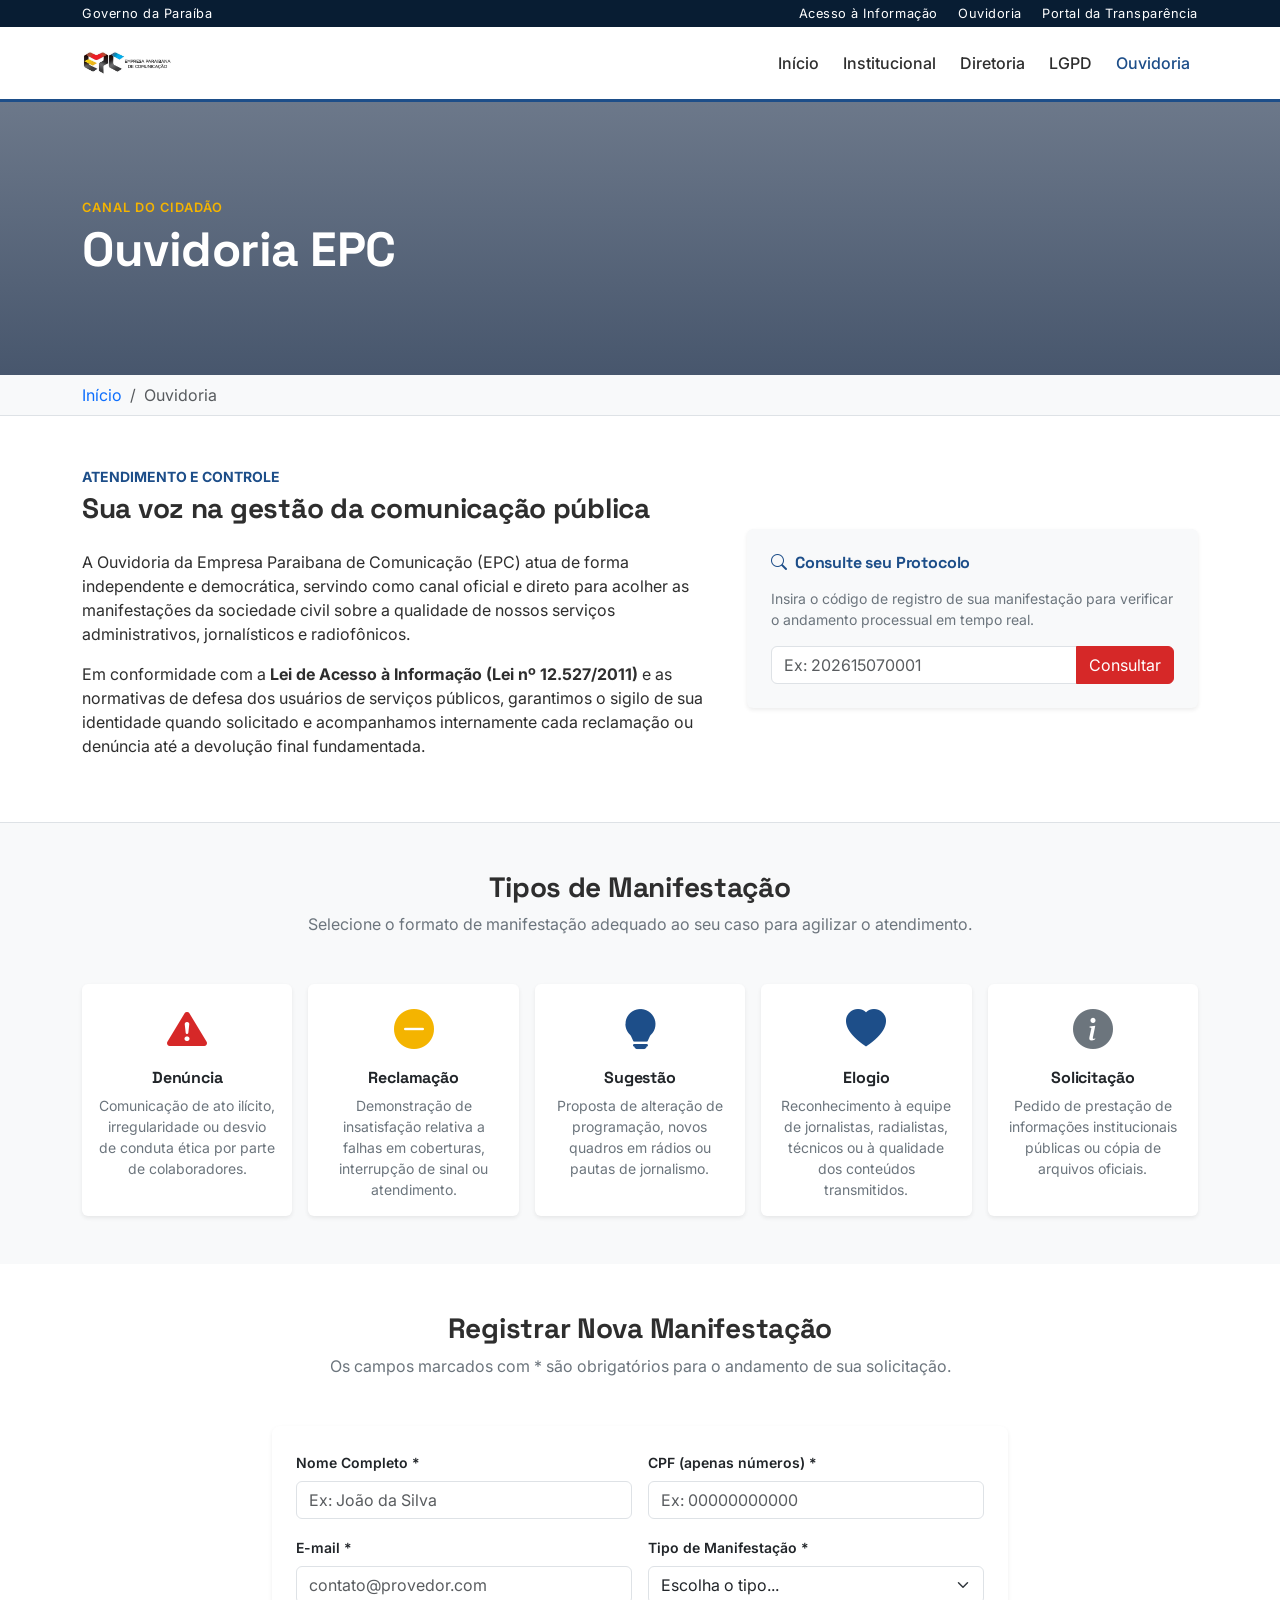
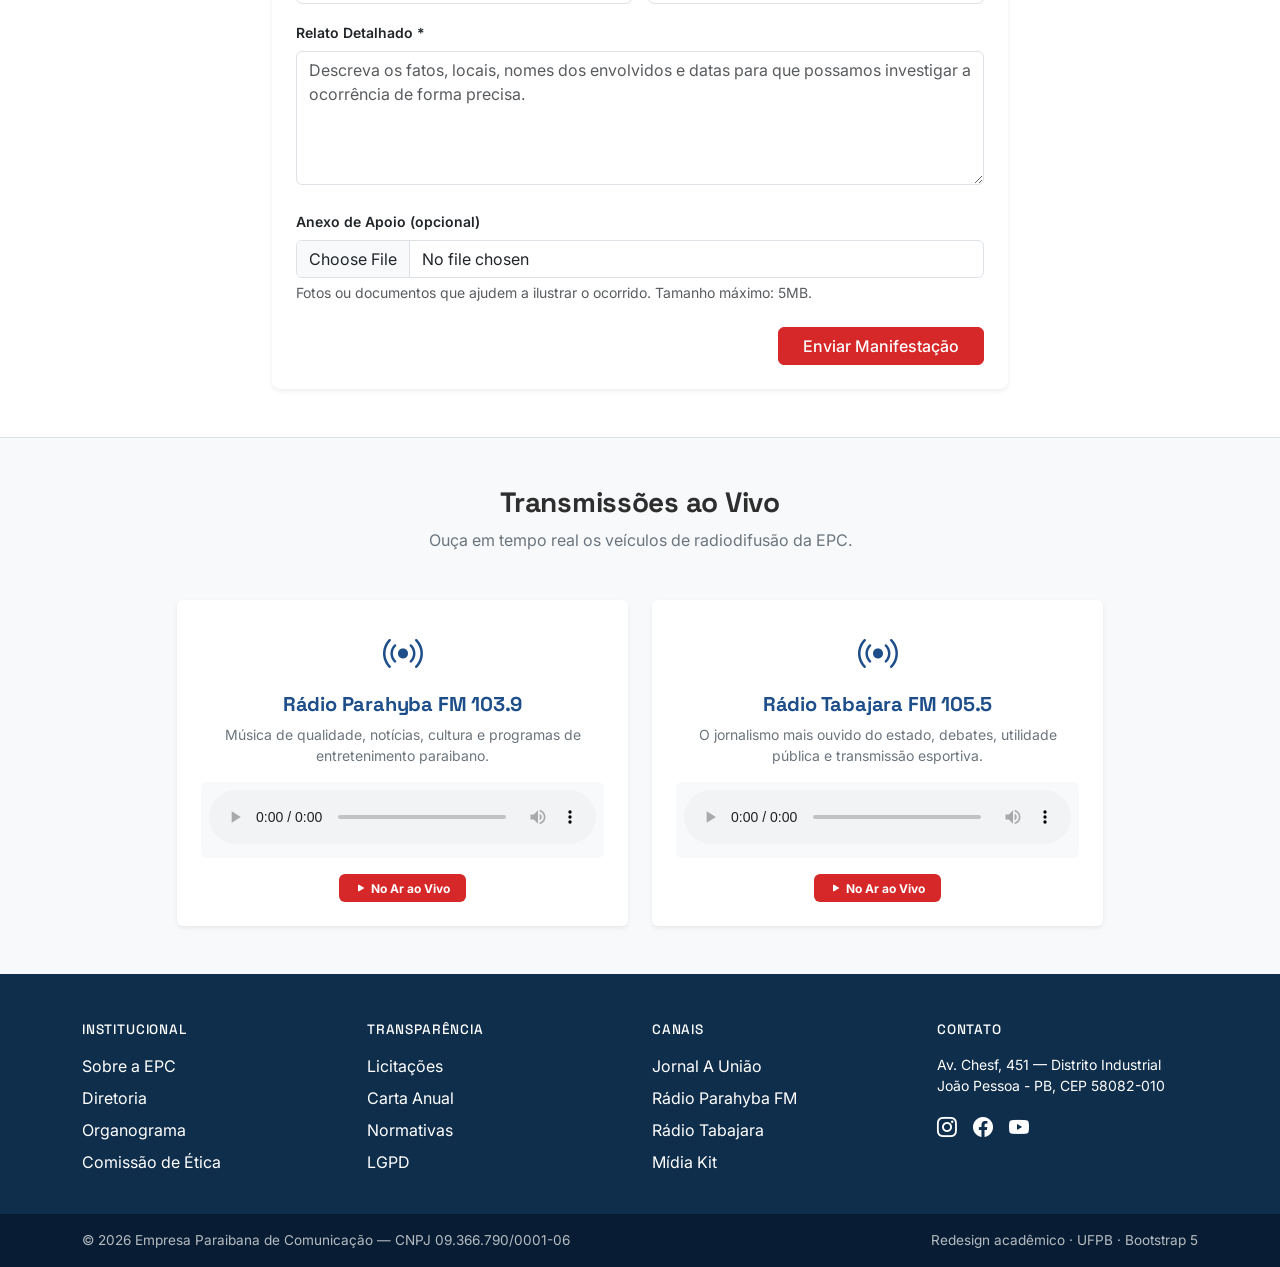
<file: ouvidoria.html>
<!DOCTYPE html>
<html lang="pt-BR">
<head>
  <meta charset="UTF-8">
  <meta name="viewport" content="width=device-width, initial-scale=1.0">
  <title>Ouvidoria EPC — Canal do Cidadão</title>
  <meta name="description" content="Entre em contato com a Ouvidoria da EPC para registrar elogios, sugestões, reclamações ou denúncias.">

  <!-- Bootstrap 5 -->
  <link href="https://cdn.jsdelivr.net/npm/bootstrap@5.3.3/dist/css/bootstrap.min.css" rel="stylesheet">
  <!-- Bootstrap Icons -->
  <link rel="stylesheet" href="https://cdn.jsdelivr.net/npm/bootstrap-icons@1.11.3/font/bootstrap-icons.css">
  <!-- Ajustes finos do projeto -->
  <link href="css/custom.css" rel="stylesheet">
</head>
<body>

  <!-- Skip link (acessibilidade) -->
  <a href="#conteudo-principal" class="visually-hidden-focusable">Ir para o conteúdo</a>

  <!-- ============ MASTHEAD (barra superior institucional) ============ -->
  <div class="masthead-bar py-1">
    <div class="container d-flex justify-content-between align-items-center flex-wrap">
      <span>Governo da Paraíba</span>
      <nav aria-label="Links institucionais do governo">
        <a href="https://paraiba.pb.gov.br/institucional/acesso-a-informacao" class="me-3" target="_blank" rel="noopener">Acesso à Informação</a>
        <a href="ouvidoria.html" class="me-3">Ouvidoria</a>
        <a href="https://paraiba.pb.gov.br/transparencia" target="_blank" rel="noopener">Portal da Transparência</a>
      </nav>
    </div>
  </div>

  <!-- ============ CABEÇALHO / NAVBAR ============ -->
  <header>
    <nav class="navbar navbar-expand-lg navbar-epc py-3" aria-label="Navegação principal">
      <div class="container">
        <a class="navbar-brand py-0" href="index.html">
          <img src="assets/logo-epc.png" alt="Logo EPC Paraíba" style="height: 40px; width: auto;">
        </a>
        <button class="navbar-toggler" type="button" data-bs-toggle="collapse" data-bs-target="#menuPrincipal"
                aria-controls="menuPrincipal" aria-expanded="false" aria-label="Abrir menu de navegação">
          <span class="navbar-toggler-icon"></span>
        </button>
        <div class="collapse navbar-collapse" id="menuPrincipal">
          <ul class="navbar-nav ms-auto mb-2 mb-lg-0 gap-lg-2">
            <li class="nav-item"><a class="nav-link" href="index.html">Início</a></li>
            <li class="nav-item"><a class="nav-link" href="governanca.html">Institucional</a></li>
            <li class="nav-item"><a class="nav-link" href="diretoria.html">Diretoria</a></li>
            <li class="nav-item"><a class="nav-link" href="lgpd.html">LGPD</a></li>
            <li class="nav-item"><a class="nav-link active" aria-current="page" href="ouvidoria.html">Ouvidoria</a></li>
          </ul>
        </div>
      </div>
    </nav>
  </header>

  <!-- ============ PAGE HEADER (CABEÇALHO INTERNO) ============ -->
  <div class="page-header" style="background-image: url('https://images.unsplash.com/photo-1556742044-3c52d6e88c62?w=1600');">
    <div class="container py-4">
      <p class="page-eyebrow mb-1">Canal do Cidadão</p>
      <h1 class="page-title mb-0">Ouvidoria EPC</h1>
    </div>
  </div>

  <main id="conteudo-principal">

    <!-- BREADCRUMBS -->
    <div class="bg-light py-2 border-bottom">
      <div class="container">
        <nav aria-label="Caminho de navegação (Breadcrumb)">
          <ol class="breadcrumb mb-0 small">
            <li class="breadcrumb-item"><a href="index.html" class="text-decoration-none">Início</a></li>
            <li class="breadcrumb-item active" aria-current="page">Ouvidoria</li>
          </ol>
        </nav>
      </div>
    </div>

    <!-- ============ SEÇÃO 1: SOBRE A OUVIDORIA ============ -->
    <section class="py-5" aria-labelledby="ouvidoria-sobre-titulo">
      <div class="container">
        <div class="row g-4 align-items-center">
          <div class="col-lg-7">
            <span class="text-uppercase tracking-wider small fw-bold text-success" id="ouvidoria-sobre-titulo">Atendimento e Controle</span>
            <h2 class="h3 mt-1 mb-4 fw-bold">Sua voz na gestão da comunicação pública</h2>
            <p>
              A Ouvidoria da Empresa Paraibana de Comunicação (EPC) atua de forma independente e democrática, servindo como canal oficial e direto para acolher as manifestações da sociedade civil sobre a qualidade de nossos serviços administrativos, jornalísticos e radiofônicos.
            </p>
            <p>
              Em conformidade com a <strong>Lei de Acesso à Informação (Lei nº 12.527/2011)</strong> e as normativas de defesa dos usuários de serviços públicos, garantimos o sigilo de sua identidade quando solicitado e acompanhamos internamente cada reclamação ou denúncia até a devolução final fundamentada.
            </p>
          </div>
          <div class="col-lg-5">
            <!-- ============ CONSULTA DE PROTOCOLO ============ -->
            <div class="card p-4 border-0 shadow-sm bg-light">
              <h3 class="h6 fw-bold mb-3 text-primary"><i class="bi bi-search me-2 text-success"></i>Consulte seu Protocolo</h3>
              <p class="small text-secondary mb-3">Insira o código de registro de sua manifestação para verificar o andamento processual em tempo real.</p>
              <div class="input-group">
                <input type="text" class="form-control" placeholder="Ex: 202615070001" aria-label="Número do Protocolo">
                <button class="btn btn-primary" type="button" data-bs-toggle="modal" data-bs-target="#protocolModal">Consultar</button>
              </div>
            </div>
          </div>
        </div>
      </div>
    </section>

    <!-- ============ SEÇÃO 2: TIPOS DE MANIFESTAÇÃO ============ -->
    <section class="py-5 bg-light border-top" aria-labelledby="tipos-manifestacao-titulo">
      <div class="container">
        <div class="text-center mb-5">
          <h2 id="tipos-manifestacao-titulo" class="h3 fw-bold">Tipos de Manifestação</h2>
          <p class="text-secondary">Selecione o formato de manifestação adequado ao seu caso para agilizar o atendimento.</p>
        </div>

        <div class="row row-cols-1 row-cols-md-3 row-cols-lg-5 g-3">
          
          <!-- DENÚNCIA -->
          <div class="col">
            <div class="card h-100 border-0 shadow-sm p-3 text-center">
              <div class="fs-1 text-danger mb-2"><i class="bi bi-exclamation-triangle-fill" aria-hidden="true"></i></div>
              <h3 class="h6 fw-bold text-dark mb-2">Denúncia</h3>
              <p class="small text-secondary mb-0">Comunicação de ato ilícito, irregularidade ou desvio de conduta ética por parte de colaboradores.</p>
            </div>
          </div>

          <!-- RECLAMAÇÃO -->
          <div class="col">
            <div class="card h-100 border-0 shadow-sm p-3 text-center">
              <div class="fs-1 text-warning mb-2"><i class="bi bi-dash-circle-fill" aria-hidden="true"></i></div>
              <h3 class="h6 fw-bold text-dark mb-2">Reclamação</h3>
              <p class="small text-secondary mb-0">Demonstração de insatisfação relativa a falhas em coberturas, interrupção de sinal ou atendimento.</p>
            </div>
          </div>

          <!-- SUGESTÃO -->
          <div class="col">
            <div class="card h-100 border-0 shadow-sm p-3 text-center">
              <div class="fs-1 text-info mb-2"><i class="bi bi-lightbulb-fill" aria-hidden="true"></i></div>
              <h3 class="h6 fw-bold text-dark mb-2">Sugestão</h3>
              <p class="small text-secondary mb-0">Proposta de alteração de programação, novos quadros em rádios ou pautas de jornalismo.</p>
            </div>
          </div>

          <!-- ELOGIO -->
          <div class="col">
            <div class="card h-100 border-0 shadow-sm p-3 text-center">
              <div class="fs-1 text-success mb-2"><i class="bi bi-heart-fill" aria-hidden="true"></i></div>
              <h3 class="h6 fw-bold text-dark mb-2">Elogio</h3>
              <p class="small text-secondary mb-0">Reconhecimento à equipe de jornalistas, radialistas, técnicos ou à qualidade dos conteúdos transmitidos.</p>
            </div>
          </div>

          <!-- SOLICITAÇÃO -->
          <div class="col">
            <div class="card h-100 border-0 shadow-sm p-3 text-center">
              <div class="fs-1 text-secondary mb-2"><i class="bi bi-info-circle-fill" aria-hidden="true"></i></div>
              <h3 class="h6 fw-bold text-dark mb-2">Solicitação</h3>
              <p class="small text-secondary mb-0">Pedido de prestação de informações institucionais públicas ou cópia de arquivos oficiais.</p>
            </div>
          </div>

        </div>
      </div>
    </section>

    <!-- ============ SEÇÃO 3: FORMULÁRIO DE MANIFESTAÇÃO ============ -->
    <section class="py-5" id="contato" aria-labelledby="form-manifestacao-titulo">
      <div class="container">
        <div class="row justify-content-center">
          <div class="col-lg-8">
            <div class="text-center mb-5">
              <h2 id="form-manifestacao-titulo" class="h3 fw-bold">Registrar Nova Manifestação</h2>
              <p class="text-secondary">Os campos marcados com * são obrigatórios para o andamento de sua solicitação.</p>
            </div>

            <div class="card border-0 shadow-sm p-4 rounded-3 bg-white border border-light">
              <form class="needs-validation" novalidate>
                
                <div class="row g-3 mb-3">
                  <div class="col-md-6">
                    <label for="manifestanteNome" class="form-label fw-semibold text-dark small">Nome Completo *</label>
                    <input type="text" class="form-control" id="manifestanteNome" placeholder="Ex: João da Silva" required>
                    <div class="invalid-feedback">Por favor, insira o seu nome completo.</div>
                  </div>
                  <div class="col-md-6">
                    <label for="manifestanteCpf" class="form-label fw-semibold text-dark small">CPF (apenas números) *</label>
                    <input type="text" class="form-control" id="manifestanteCpf" placeholder="Ex: 00000000000" required>
                    <div class="invalid-feedback">Insira um CPF válido para registro formal.</div>
                  </div>
                </div>

                <div class="row g-3 mb-3">
                  <div class="col-md-6">
                    <label for="manifestanteEmail" class="form-label fw-semibold text-dark small">E-mail *</label>
                    <input type="email" class="form-control" id="manifestanteEmail" placeholder="contato@provedor.com" required>
                    <div class="invalid-feedback">Insira um e-mail de contato válido.</div>
                  </div>
                  <div class="col-md-6">
                    <label for="manifestacaoTipo" class="form-label fw-semibold text-dark small">Tipo de Manifestação *</label>
                    <select class="form-select" id="manifestacaoTipo" required>
                      <option value="" disabled selected>Escolha o tipo...</option>
                      <option value="denuncia">Denúncia</option>
                      <option value="reclamacao">Reclamação</option>
                      <option value="sugestao">Sugestão</option>
                      <option value="elogio">Elogio</option>
                      <option value="solicitacao">Solicitação</option>
                    </select>
                    <div class="invalid-feedback">Selecione uma das opções acima.</div>
                  </div>
                </div>

                <div class="mb-4">
                  <label for="manifestacaoMensagem" class="form-label fw-semibold text-dark small">Relato Detalhado *</label>
                  <textarea class="form-control" id="manifestacaoMensagem" rows="5" placeholder="Descreva os fatos, locais, nomes dos envolvidos e datas para que possamos investigar a ocorrência de forma precisa." required></textarea>
                  <div class="invalid-feedback">O detalhamento do relato é indispensável para o tratamento.</div>
                </div>

                <div class="mb-4">
                  <label for="anexoForm" class="form-label fw-semibold text-dark small">Anexo de Apoio (opcional)</label>
                  <input class="form-control" type="file" id="anexoForm" aria-describedby="anexoInfo">
                  <div id="anexoInfo" class="form-text small">Fotos ou documentos que ajudem a ilustrar o ocorrido. Tamanho máximo: 5MB.</div>
                </div>

                <div class="text-end">
                  <button type="submit" class="btn btn-primary px-4 fw-medium">
                    Enviar Manifestação
                  </button>
                </div>

              </form>
            </div>
          </div>
        </div>
      </div>
    </section>

    <!-- ============ RÁDIOS AO VIVO PLAYER WIDGET ============ -->
    <section class="py-5 bg-light border-top" id="radio-ao-vivo" aria-labelledby="radio-widget-titulo">
      <div class="container">
        <div class="text-center mb-5">
          <h2 id="radio-widget-titulo" class="h3 fw-bold">Transmissões ao Vivo</h2>
          <p class="text-secondary">Ouça em tempo real os veículos de radiodifusão da EPC.</p>
        </div>

        <div class="row g-4 justify-content-center">
          <div class="col-md-6 col-lg-5">
            <div class="card h-100 border-0 shadow-sm p-4 text-center">
              <div class="fs-1 text-success mb-2"><i class="bi bi-broadcast"></i></div>
              <h3 class="h5 fw-bold text-primary">Rádio Parahyba FM 103.9</h3>
              <p class="small text-secondary mb-3">Música de qualidade, notícias, cultura e programas de entretenimento paraibano.</p>
              <div class="bg-light p-2 rounded mb-3">
                <audio controls class="w-100" aria-label="Player Rádio Parahyba FM 103.9">
                  <source src="http://servidor20.brlogic.com:8224/stream?type=.mp3" type="audio/mpeg">
                  Seu navegador não suporta a execução de áudio nativa.
                </audio>
              </div>
              <span class="badge bg-danger text-white py-2 px-3 align-self-center"><i class="bi bi-play-fill me-1"></i>No Ar ao Vivo</span>
            </div>
          </div>

          <div class="col-md-6 col-lg-5">
            <div class="card h-100 border-0 shadow-sm p-4 text-center">
              <div class="fs-1 text-success mb-2"><i class="bi bi-broadcast"></i></div>
              <h3 class="h5 fw-bold text-primary">Rádio Tabajara FM 105.5</h3>
              <p class="small text-secondary mb-3">O jornalismo mais ouvido do estado, debates, utilidade pública e transmissão esportiva.</p>
              <div class="bg-light p-2 rounded mb-3">
                <audio controls class="w-100" aria-label="Player Rádio Tabajara FM 105.5">
                  <source src="http://servidor20.brlogic.com:8014/stream?type=.mp3" type="audio/mpeg">
                  Seu navegador não suporta a execução de áudio nativa.
                </audio>
              </div>
              <span class="badge bg-danger text-white py-2 px-3 align-self-center"><i class="bi bi-play-fill me-1"></i>No Ar ao Vivo</span>
            </div>
          </div>
        </div>
      </div>
    </section>

  </main>

  <!-- ============ MODAL PROTOCOLO TIMELINE ============ -->
  <div class="modal fade" id="protocolModal" tabindex="-1" aria-labelledby="protocolModalLabel" aria-hidden="true">
    <div class="modal-dialog modal-dialog-centered">
      <div class="modal-content border-0 shadow">
        <div class="modal-header bg-danger text-white">
          <h2 class="modal-title h5 fw-bold mb-0" id="protocolModalLabel"><i class="bi bi-clock-history me-2"></i>Status da Manifestação #202615070001</h2>
          <button type="button" class="btn-close btn-close-white" data-bs-dismiss="modal" aria-label="Fechar modal"></button>
        </div>
        <div class="modal-body text-secondary small">
          <p class="mb-4">Confira abaixo o histórico de movimentações da manifestação cadastrada:</p>
          
          <ul class="list-group list-group-flush timeline-list ps-1">
            
            <li class="list-group-item bg-transparent border-0 px-0 pb-3 d-flex gap-3 align-items-start">
              <div class="fs-4 text-success mt-n1"><i class="bi bi-check-circle-fill"></i></div>
              <div>
                <span class="fw-bold d-block text-dark">Manifestação Registrada</span>
                <span class="text-muted d-block small">15/07/2026 - 14:32</span>
                <p class="mb-0 text-secondary small">Enviada com sucesso pelo portal e integrada no sistema de protocolo geral.</p>
              </div>
            </li>

            <li class="list-group-item bg-transparent border-0 px-0 pb-3 d-flex gap-3 align-items-start">
              <div class="fs-4 text-success mt-n1"><i class="bi bi-check-circle-fill"></i></div>
              <div>
                <span class="fw-bold d-block text-dark">Encaminhado para a Diretoria Executiva</span>
                <span class="text-muted d-block small">15/07/2026 - 16:00</span>
                <p class="mb-0 text-secondary small">Pedido distribuído internamente ao setor responsável de Rádio e Mídia Impressa.</p>
              </div>
            </li>

            <li class="list-group-item bg-transparent border-0 px-0 pb-3 d-flex gap-3 align-items-start">
              <div class="fs-4 text-warning mt-n1"><i class="bi bi-hourglass-split"></i></div>
              <div>
                <span class="fw-bold d-block text-dark">Análise Técnica e Parecer Preliminar</span>
                <span class="text-muted d-block small">16/07/2026 - 09:15</span>
                <span class="badge bg-warning text-dark mb-2">Em andamento</span>
                <p class="mb-0 text-secondary small">O setor analisa as informações fornecidas para responder fundamentadamente.</p>
              </div>
            </li>

            <li class="list-group-item bg-transparent border-0 px-0 d-flex gap-3 align-items-start opacity-50">
              <div class="fs-4 text-muted mt-n1"><i class="bi bi-circle"></i></div>
              <div>
                <span class="fw-bold d-block text-muted">Emissão de Resposta Final</span>
                <span class="text-muted d-block small">Pendente</span>
                <p class="mb-0 text-muted small">Prazo estimado restante: 14 dias úteis.</p>
              </div>
            </li>

          </ul>
        </div>
        <div class="modal-footer bg-light">
          <button type="button" class="btn btn-secondary px-3" data-bs-dismiss="modal">Fechar</button>
        </div>
      </div>
    </div>
  </div>

  <!-- ============ FOOTER REORGANIZADO ============ -->
  <footer class="footer-epc pt-5 pb-4">
    <div class="container">
      <div class="row g-4">

        <div class="col-6 col-md-3">
          <h6>Institucional</h6>
          <ul class="list-unstyled">
            <li class="mb-2"><a href="governanca.html">Sobre a EPC</a></li>
            <li class="mb-2"><a href="diretoria.html">Diretoria</a></li>
            <li class="mb-2"><a href="governanca.html#organograma">Organograma</a></li>
            <li class="mb-2"><a href="governanca.html#comissao">Comissão de Ética</a></li>
          </ul>
        </div>

        <div class="col-6 col-md-3">
          <h6>Transparência</h6>
          <ul class="list-unstyled">
            <li class="mb-2"><a href="governanca.html#documentos">Licitações</a></li>
            <li class="mb-2"><a href="governanca.html#documentos">Carta Anual</a></li>
            <li class="mb-2"><a href="governanca.html#documentos">Normativas</a></li>
            <li class="mb-2"><a href="lgpd.html">LGPD</a></li>
          </ul>
        </div>

        <div class="col-6 col-md-3">
          <h6>Canais</h6>
          <ul class="list-unstyled">
            <li class="mb-2"><a href="governanca.html#historico">Jornal A União</a></li>
            <li class="mb-2"><a href="ouvidoria.html#radio-ao-vivo">Rádio Parahyba FM</a></li>
            <li class="mb-2"><a href="ouvidoria.html#radio-ao-vivo">Rádio Tabajara</a></li>
            <li class="mb-2"><a href="governanca.html#documentos">Mídia Kit</a></li>
          </ul>
        </div>

        <div class="col-6 col-md-3">
          <h6>Contato</h6>
          <address class="small mb-3">
            Av. Chesf, 451 — Distrito Industrial<br>
            João Pessoa - PB, CEP 58082-010
          </address>
          <div class="d-flex gap-3 fs-5">
            <a href="https://www.instagram.com/epcgovpb/" target="_blank" rel="noopener" aria-label="Instagram"><i class="bi bi-instagram"></i></a>
            <a href="https://www.facebook.com/epcgovpb/" target="_blank" rel="noopener" aria-label="Facebook"><i class="bi bi-facebook"></i></a>
            <a href="https://www.youtube.com/@epcgovpb" target="_blank" rel="noopener" aria-label="YouTube"><i class="bi bi-youtube"></i></a>
          </div>
        </div>

      </div>
    </div>
  </footer>

  <div class="footer-bottom py-3">
    <div class="container d-flex flex-column flex-md-row justify-content-between align-items-center gap-2">
      <span>© 2026 Empresa Paraibana de Comunicação — CNPJ 09.366.790/0001-06</span>
      <span>Redesign acadêmico · UFPB · Bootstrap 5</span>
    </div>
  </div>

  <!-- Bootstrap Bundle JS -->
  <script src="https://cdn.jsdelivr.net/npm/bootstrap@5.3.3/dist/js/bootstrap.bundle.min.js"></script>
</body>
</html>
</file>
<file: css/custom.css>
/* ==========================================================================
   custom.css — ajustes finos sobre o Bootstrap 5
   Paleta e tipografia da identidade EPC, redesenhadas.
   Regra do projeto: só usamos CSS próprio pro que o Bootstrap não cobre
   (cores de marca, fontes, pequenos detalhes de espaçamento/sombra).
   ========================================================================== */

/* ---- Fontes ---- */
@import url('https://fonts.googleapis.com/css2?family=Space+Grotesk:wght@500;600;700&family=Inter:wght@400;500;600&display=swap');

/* ---- Paleta institucional (sobrescreve as variáveis do Bootstrap) ---- */
:root {
  --bs-primary: #1D4E89;       /* azul institucional */
  --bs-primary-rgb: 29, 78, 137;
  --bs-secondary: #2E2E2E;
  --bs-light: #F6F5F1;
  --bs-success: #1D4E89;       /* mapeia success para azul institucional */
  --bs-success-rgb: 29, 78, 137;
  --bs-info: #1D4E89;          /* mapeia info para azul institucional */
  --bs-info-rgb: 29, 78, 137;
  --bs-warning: #F4B400;       /* amarelo de apoio */
  --bs-warning-rgb: 244, 180, 0;
  --bs-danger: #D62828;        /* vermelho de ação */
  --bs-danger-rgb: 214, 40, 40;

  --epc-red: #D62828;          /* vermelho de ação */
  --epc-yellow: #F4B400;       /* amarelo de apoio */
  --epc-hero-overlay: rgba(10, 30, 60, 0.65); /* gradiente azul escuro */
}

body {
  font-family: 'Inter', system-ui, sans-serif;
  color: #2E2E2E;
  background-color: #FFFFFF;
}

h1, h2, h3, h4, .navbar-brand, .display-title {
  font-family: 'Space Grotesk', system-ui, sans-serif;
  letter-spacing: -0.01em;
}

.masthead-bar {
  background-color: #081D33;
  color: #FFFFFF;
  font-size: 0.8rem;
  letter-spacing: 0.04em;
}

.masthead-bar a {
  color: #FFFFFF;
  text-decoration: none;
}

.masthead-bar a:hover {
  color: #F4B400;
}

/* ---- Navbar principal ---- */
.navbar-epc {
  background-color: #ffffff;
  border-bottom: 3px solid var(--bs-primary);
}

.navbar-epc .nav-link {
  font-weight: 500;
  color: var(--bs-secondary);
}

.navbar-epc .nav-link:hover,
.navbar-epc .nav-link.active {
  color: var(--bs-primary);
}

/* ---- Hero / Carrossel com legendas reais ---- */
.hero-carousel .carousel-item {
  height: 62vh;
  min-height: 380px;
  background-size: cover;
  background-position: center;
}

.hero-carousel .carousel-item::after {
  content: "";
  position: absolute;
  inset: 0;
  background: linear-gradient(0deg, var(--epc-hero-overlay) 0%, rgba(10, 30, 60, 0.25) 55%, transparent 100%);
}

.hero-carousel .carousel-caption {
  text-align: left;
  left: 5%;
  right: 5%;
  bottom: 3rem;
  z-index: 2;
}

.hero-carousel .caption-eyebrow {
  display: inline-block;
  background-color: var(--epc-yellow);
  color: #1A1A1A !important;
  padding: 0.25rem 0.75rem;
  border-radius: 999px;
  font-weight: 600;
  text-transform: uppercase;
  letter-spacing: 0.08em;
  font-size: 0.75rem;
}

.hero-carousel .caption-title {
  font-family: 'Space Grotesk', sans-serif;
  font-size: clamp(1.5rem, 4vw, 2.75rem);
  font-weight: 700;
  max-width: 40rem;
  text-shadow: 0 2px 8px rgba(0, 0, 0, 0.5);
}

/* ---- Cabeçalho de Páginas Internas (Page Header) ---- */
.page-header {
  position: relative;
  background-size: cover;
  background-position: center;
  padding: 4.5rem 0;
  color: #ffffff;
}

.page-header::after {
  content: "";
  position: absolute;
  inset: 0;
  background: linear-gradient(0deg, rgba(10, 30, 60, 0.75) 0%, rgba(10, 30, 60, 0.60) 100%);
  z-index: 1;
}

.page-header .container {
  position: relative;
  z-index: 2;
}

.page-header .page-eyebrow {
  text-transform: uppercase;
  letter-spacing: 0.08em;
  font-size: 0.8rem;
  color: var(--epc-yellow);
  font-weight: 600;
}

.page-header .page-title {
  font-family: 'Space Grotesk', sans-serif;
  font-size: clamp(1.75rem, 4.5vw, 3rem);
  font-weight: 700;
}

/* ---- Acesso rápido: cards padronizados ---- */
.quick-access .card {
  border: none;
  border-radius: 0.5rem;
  transition: transform 0.15s ease, box-shadow 0.15s ease;
  height: 100%;
}

.quick-access .card:hover {
  transform: translateY(-4px);
  box-shadow: 0 0.75rem 1.5rem rgba(0,0,0,0.08);
}

.quick-access .icon-wrap {
  width: 3rem;
  height: 3rem;
  display: flex;
  align-items: center;
  justify-content: center;
  border-radius: 0.5rem;
  background-color: rgba(29, 78, 137, 0.1);
  color: var(--bs-primary);
  font-size: 1.4rem;
}

/* ---- Avatar Diretoria ---- */
.avatar-circle {
  width: 96px;
  height: 96px;
  background-color: var(--bs-primary);
  color: #ffffff;
  font-family: 'Space Grotesk', sans-serif;
  font-size: 2.25rem;
  font-weight: 700;
  display: flex;
  align-items: center;
  justify-content: center;
  border-radius: 50%;
  margin: 0 auto 1.5rem auto;
  border: 3px solid rgba(244, 180, 0, 0.35); /* outline sutil em amarelo */
  transition: transform 0.2s ease;
}

.card:hover .avatar-circle {
  transform: scale(1.05);
}

/* ---- Footer reorganizado ---- */
.footer-epc {
  background-color: #0F2E4C;
  color: #FFFFFF;
}

.footer-epc h6 {
  color: #FFFFFF !important;
  font-family: 'Space Grotesk', sans-serif;
  font-size: 0.85rem;
  text-transform: uppercase;
  letter-spacing: 0.06em;
  margin-bottom: 1rem;
}

.footer-epc a {
  color: #FFFFFF;
  text-decoration: none;
}

.footer-epc a:hover {
  color: #F4B400;
}

.footer-epc address {
  color: #FFFFFF;
}

.footer-bottom {
  background-color: #081D33;
  color: rgba(255, 255, 255, 0.7);
  font-size: 0.85rem;
}

/* ---- Acessibilidade: foco visível ---- */
a:focus-visible,
button:focus-visible {
  outline: 3px solid var(--epc-yellow);
  outline-offset: 2px;
}

/* ---- Botões e CTAs ---- */
.btn-primary {
  background-color: var(--epc-red) !important;
  border-color: var(--epc-red) !important;
  color: #ffffff !important;
}

.btn-primary:hover,
.btn-primary:focus,
.btn-primary:active {
  background-color: #b31d1d !important;
  border-color: #b31d1d !important;
  color: #ffffff !important;
}

/* CTAs e botões do carrossel */
.hero-carousel .btn-light {
  background-color: var(--epc-red) !important;
  border-color: var(--epc-red) !important;
  color: #ffffff !important;
  font-weight: 500;
  transition: background-color 0.2s ease;
}

.hero-carousel .btn-light:hover {
  background-color: #b31d1d !important;
  border-color: #b31d1d !important;
  color: #ffffff !important;
}

/* ---- Personalização de Alertas (Bootstrap Overrides) ---- */
.alert-success,
.alert-info,
.alert-warning {
  background-color: rgba(244, 180, 0, 0.12) !important;
  border-color: var(--epc-yellow) !important;
  color: #1a1a1a !important;   /* Texto escuro para acessibilidade (WCAG AA) */
}

.alert-success i,
.alert-info i,
.alert-warning i,
.alert-success strong,
.alert-info strong,
.alert-warning strong {
  color: #000000 !important;   /* Contraste absoluto para elementos destacados */
}
</file>
